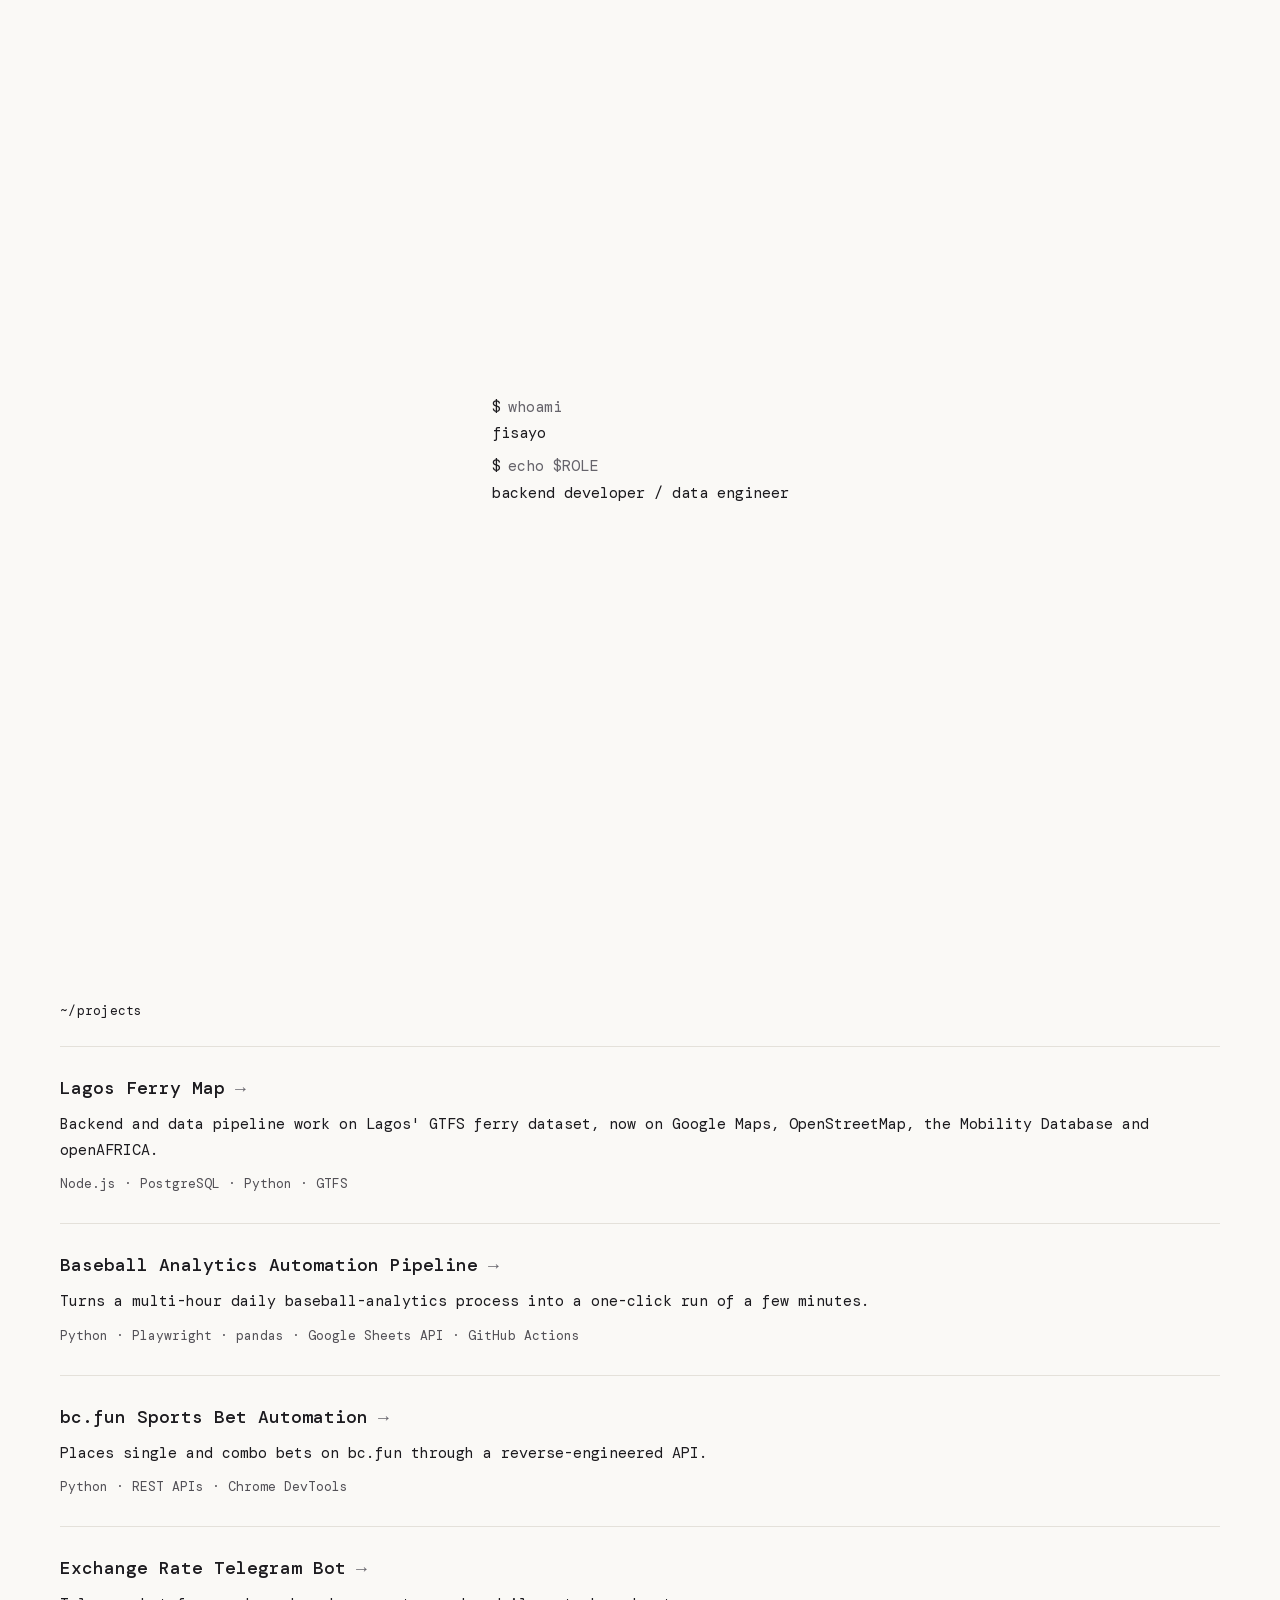
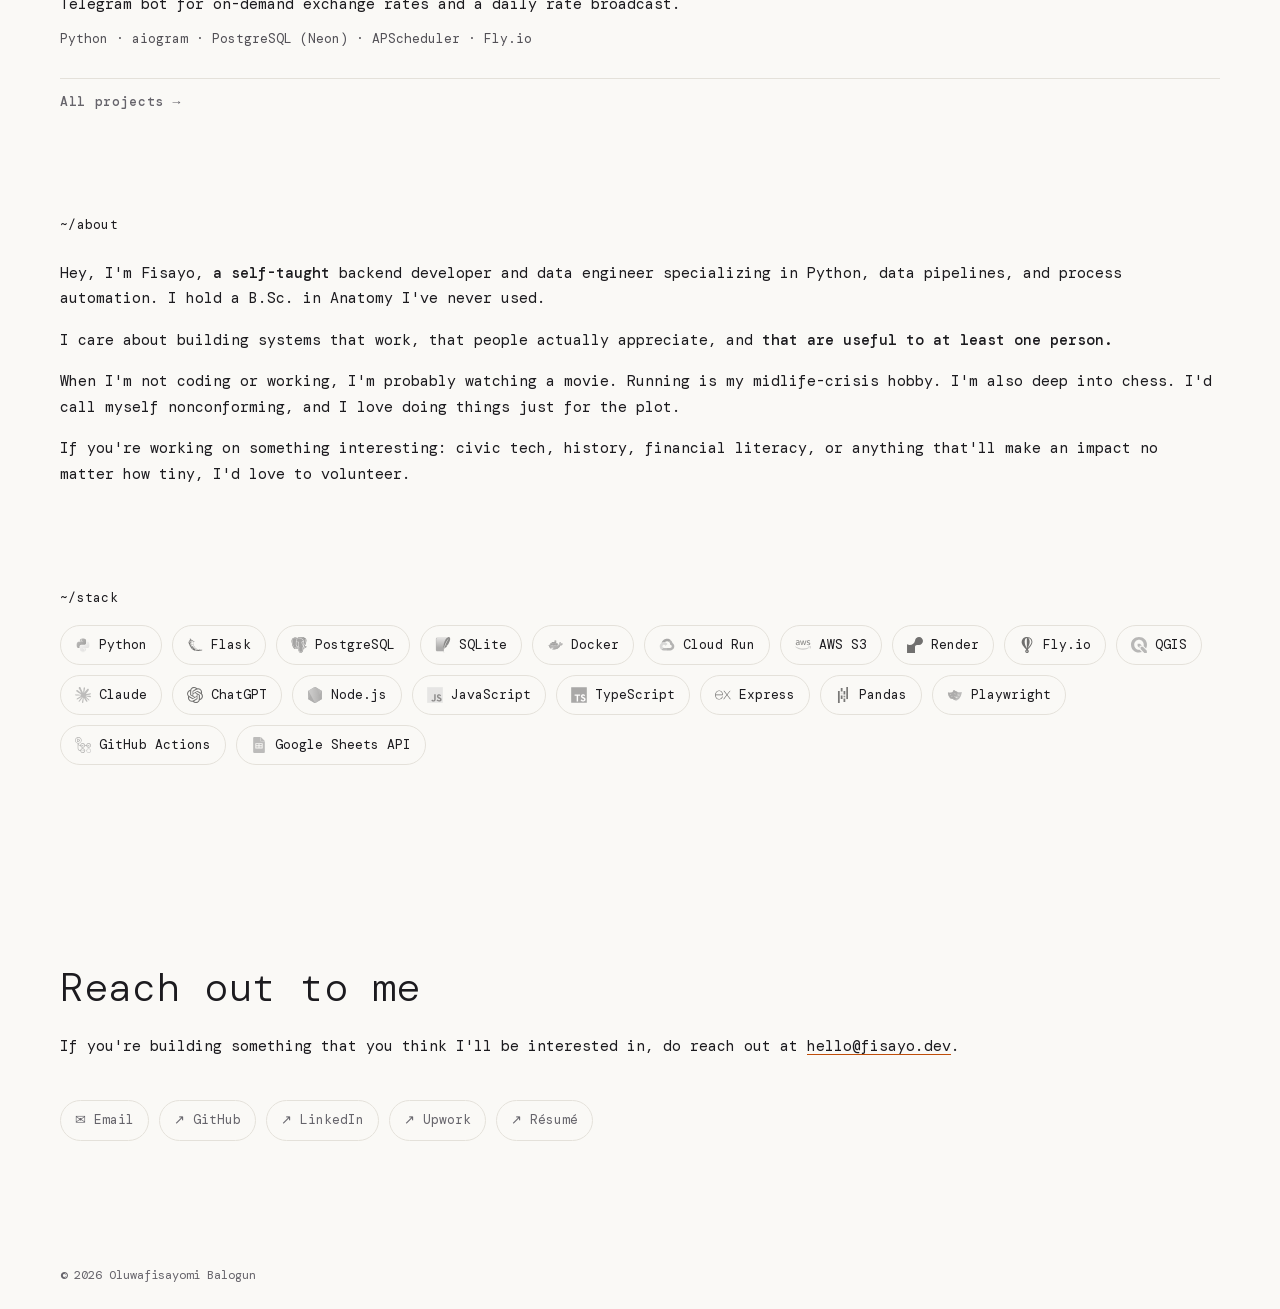
<file: index.html>
<!doctype html>
<html lang="en">
  <head>
    <meta charset="UTF-8" />
    <meta name="viewport" content="width=device-width, initial-scale=1.0" />
    <title>Oluwafisayomi Balogun · Backend Developer & Data Engineer</title>
    <meta
      name="description"
      content="Oluwafisayomi Balogun, self-taught backend developer and data engineer based in Nigeria. Python, data pipelines, APIs."
    />
    <meta property="og:type" content="website" />
    <meta property="og:site_name" content="Oluwafisayomi Balogun" />
    <meta property="og:title" content="Oluwafisayomi Balogun · Backend Developer & Data Engineer" />
    <meta
      property="og:description"
      content="Self-taught backend developer and data engineer based in Nigeria. Python, data pipelines, APIs."
    />
    <meta property="og:url" content="https://fisayo.dev/" />
    <meta property="og:image" content="https://fisayo.dev/og-image.png" />
    <meta property="og:image:width" content="1200" />
    <meta property="og:image:height" content="630" />
    <meta
      property="og:image:alt"
      content="Oluwafisayomi Balogun's portfolio homepage: Backend &amp; data engineer."
    />
    <meta name="twitter:card" content="summary_large_image" />
    <meta name="twitter:image" content="https://fisayo.dev/og-image.png" />
    <meta name="twitter:title" content="Oluwafisayomi Balogun · Backend Developer & Data Engineer" />
    <meta
      name="twitter:description"
      content="Self-taught backend developer and data engineer based in Nigeria. Python, data pipelines, APIs."
    />
    <link rel="icon" type="image/x-icon" href="favicon.ico" />
    <!-- =============================================
      FONT
      DM Mono → the one typeface used across the whole site.
      Self-hosted (fonts/, @font-face in styles.css) rather than
      loaded from Google Fonts: that stylesheet blocked first paint
      on two extra connections, which on mobile data meant seconds
      of the previous page staying on screen after a tap.
      Preloading the regular weight lets it arrive with the CSS.
    ============================================= -->
    <link rel="preload" href="/fonts/dm-mono-400.woff2" as="font" type="font/woff2" crossorigin />

    <!-- All styles live in css/styles.css -->
    <link rel="stylesheet" href="css/styles.css" />

    <!-- Fetch /projects/ in the background so tapping through is instant -->
    <link rel="prefetch" href="/projects/" />

    <!-- Set the theme before first paint, so there's no flash of the
         wrong theme while js/main.js (loaded at end of body) runs. -->
    <script>
      (function () {
        document.documentElement.classList.add("js");
        var saved = localStorage.getItem("theme");
        var prefersDark = window.matchMedia(
          "(prefers-color-scheme: dark)",
        ).matches;
        document.documentElement.dataset.theme =
          saved || (prefersDark ? "dark" : "light");
      })();
    </script>
  </head>

  <body>
    <!-- =============================================
      PRELOADER
      Full-screen overlay shown on every load/refresh. Faded out
      and removed by js/main.js once the page has finished loading.
    ============================================= -->
    <div class="preloader" id="preloader">
      <div class="preloader-terminal">
        <div class="preloader-prompt">
          <span class="preloader-prompt-symbol">$</span
          ><span class="preloader-command">whoami</span>
        </div>
        <div class="preloader-output preloader-output-name">fisayo</div>
        <div class="preloader-prompt preloader-prompt-2">
          <span class="preloader-prompt-symbol">$</span
          ><span class="preloader-command preloader-command-2">echo $ROLE</span>
        </div>
        <div class="preloader-output preloader-output-title">
          backend developer / data engineer
        </div>
      </div>
    </div>

    <!-- =============================================
      NAVIGATION
      Fixed top bar. Logo left, links right.
      - Desktop: links visible, hamburger hidden
      - Mobile: links hidden, hamburger shown
      JS adds .scrolled on scroll → frosted glass
      JS adds .nav-open on hamburger click → mobile menu
    ============================================= -->
    <nav id="nav">
      <a class="nav-logo" href="/">~/fisayo</a>

      <!-- Desktop nav links (hidden on mobile via CSS) -->
      <div class="nav-links">
        <a href="/projects/">/Projects</a>
        <a href="#about">/About</a>
        <a href="#contact">/Contact</a>
        <a
          href="https://docs.google.com/document/d/1QqSWtludBeXAiuuygdmcABMainnRWDTpi7isFsTmQqs/view"
          target="_blank" rel="noopener"
          >/Résumé</a
        >
        <button class="theme-toggle" aria-label="Toggle theme" type="button">
          <svg
            class="icon-sun"
            viewBox="0 0 24 24"
            fill="none"
            stroke="currentColor"
            stroke-width="2"
            stroke-linecap="round"
          >
            <circle cx="12" cy="12" r="4" />
            <path
              d="M12 2v2M12 20v2M4.93 4.93l1.41 1.41M17.66 17.66l1.41 1.41M2 12h2M20 12h2M4.93 19.07l1.41-1.41M17.66 6.34l1.41-1.41"
            />
          </svg>
          <svg
            class="icon-moon"
            viewBox="0 0 24 24"
            fill="none"
            stroke="currentColor"
            stroke-width="2"
            stroke-linecap="round"
            stroke-linejoin="round"
          >
            <path d="M21 12.79A9 9 0 1 1 11.21 3 7 7 0 0 0 21 12.79z" />
          </svg>
          <span class="theme-toggle-label">Theme</span>
        </button>
      </div>

      <!-- Hamburger button (only visible on mobile via CSS) -->
      <button class="hamburger" id="hamburger" aria-label="Toggle menu" aria-expanded="false" aria-controls="mobileMenu">
        <span></span>
        <span></span>
        <span></span>
      </button>
    </nav>

    <!-- Mobile menu panel — toggled by hamburger button via JS -->
    <div class="mobile-menu" id="mobileMenu">
      <a href="/projects/">/Projects</a>
      <a href="#about">/About</a>
      <a href="#contact">/Contact</a>
      <a
        href="https://docs.google.com/document/d/1QqSWtludBeXAiuuygdmcABMainnRWDTpi7isFsTmQqs/view"
        target="_blank" rel="noopener"
        >/Résumé</a
      >
      <button class="theme-toggle" aria-label="Toggle theme" type="button">
        <svg
          class="icon-sun"
          viewBox="0 0 24 24"
          fill="none"
          stroke="currentColor"
          stroke-width="2"
          stroke-linecap="round"
        >
          <circle cx="12" cy="12" r="4" />
          <path
            d="M12 2v2M12 20v2M4.93 4.93l1.41 1.41M17.66 17.66l1.41 1.41M2 12h2M20 12h2M4.93 19.07l1.41-1.41M17.66 6.34l1.41-1.41"
          />
        </svg>
        <svg
          class="icon-moon"
          viewBox="0 0 24 24"
          fill="none"
          stroke="currentColor"
          stroke-width="2"
          stroke-linecap="round"
          stroke-linejoin="round"
        >
          <path d="M21 12.79A9 9 0 1 1 11.21 3 7 7 0 0 0 21 12.79z" />
        </svg>
        <span class="theme-toggle-label">Theme</span>
      </button>
    </div>

    <!-- =============================================
      HERO SECTION
      First thing visitors see. Full viewport height.
    ============================================= -->
    <section class="hero">
      <!-- Main headline -->
      <h1>Backend &amp; data engineer.</h1>

      <!-- Sub-paragraph. <strong> inside = emphasised words. -->
      <p class="hero-sub">
        I'm <strong>Fisayo</strong>, a self-taught <strong>Python backend developer and data engineer</strong>
        with <strong>3+ years</strong> of experience building production data
        pipelines and the APIs around them. Based in
        <strong>Nigeria (<span id="lagos-time" hidden
          >currently <time class="lagos-clock"></time> </span
        >WAT)</strong>, open to remote work.
      </p>

      <div class="hero-cta">
        <a href="/projects/" class="btn btn-ghost">See my projects</a>
        <a href="#contact" class="btn btn-ghost">Contact me</a>
      </div>

      <!-- Scroll cue: bouncing chevron, hidden on mobile -->
      <div class="scroll-cue" aria-hidden="true">
        <svg width="26" height="15" viewBox="0 0 26 15" fill="none">
          <path
            d="M1 1L13 13L25 1"
            stroke="currentColor"
            stroke-width="2.5"
            stroke-linecap="round"
            stroke-linejoin="round"
          />
        </svg>
      </div>
    </section>

    <!-- =============================================
      PROJECTS SECTION (homepage teaser)
      Row-list of the top 4 most complex/useful projects.
      Full catalog of all 7 lives on projects/index.html.
      Each row is an <a> tag — whole row is clickable.
      TO ADD A PROJECT: duplicate a .project-row block, and also
      add it to projects/index.html so it appears in the full catalog.
    ============================================= -->
    <section id="projects">
      <div class="section-label reveal">~/projects</div>

      <div class="project-list">
        <a
          href="/projects/lagos-ferry-map/"
          class="project-row project-row--page reveal"
        >
          <div class="project-row-main">
            <div class="project-row-title">
              Lagos Ferry Map
            </div>
            <div class="project-row-desc">
              Backend and data pipeline work on Lagos' GTFS ferry
              dataset, now on Google Maps, OpenStreetMap, the Mobility
              Database and openAFRICA.
            </div>
            <div class="project-row-stack">
              Node.js · PostgreSQL · Python · GTFS
            </div>
          </div>
        </a>

        <a
          href="/projects/baseball-analytics-pipeline/"
          class="project-row project-row--page reveal"
        >
          <div class="project-row-main">
            <div class="project-row-title">
              Baseball Analytics Automation Pipeline
            </div>
            <div class="project-row-desc">
              Turns a multi-hour daily baseball-analytics process into a
              one-click run of a few minutes.
            </div>
            <div class="project-row-stack">
              Python · Playwright · pandas · Google Sheets API · GitHub Actions
            </div>
          </div>
        </a>

        <a
          href="/projects/bc-fun-bet-automation/"
          class="project-row project-row--page reveal"
        >
          <div class="project-row-main">
            <div class="project-row-title">bc.fun Sports Bet Automation</div>
            <div class="project-row-desc">
              Places single and combo bets on bc.fun through a
              reverse-engineered API.
            </div>
            <div class="project-row-stack">
              Python · REST APIs · Chrome DevTools
            </div>
          </div>
        </a>

        <a
          href="/projects/exchange-rate-telegram-bot/"
          class="project-row project-row--page reveal"
        >
          <div class="project-row-main">
            <div class="project-row-title">Exchange Rate Telegram Bot</div>
            <div class="project-row-desc">
              Telegram bot for on-demand exchange rates and a daily rate
              broadcast.
            </div>
            <div class="project-row-stack">
              Python · aiogram · PostgreSQL (Neon) · APScheduler · Fly.io
            </div>
          </div>
        </a>

      </div>

      <a href="/projects/" class="projects-more">All projects →</a>
    </section>

    <!-- =============================================
      ABOUT SECTION
      Two-column grid: bio text (left) | tech stack (right).
      Collapses to one column on mobile.

      TO ADD A SKILL: duplicate a .stack-item block.
    ============================================= -->
    <section id="about">
      <div class="section-label reveal">~/about</div>

      <!-- Bio text -->
      <div class="about-text reveal">
        <p>
          Hey, I'm Fisayo, <strong>a self-taught</strong> backend developer and data engineer
          specializing in Python, data pipelines, and process automation. I
          hold a B.Sc. in Anatomy I've never used.
        </p>
        <p>
          I care about building systems that
          work, that people actually appreciate, and <strong
            > that are useful to at least one person.</strong
          >
        </p>
        <p>
          When I'm not coding or working, I'm probably watching a movie.
          Running is my midlife-crisis hobby. I'm also deep into chess<span
            id="chess-live"
            >, and my current rating, pulled live from the chess.com API, is
            <a
              id="chess-elo"
              class="chess-elo"
              href="https://www.chess.com/member/fisayo1123"
              target="_blank"
              rel="noopener noreferrer"
              >…</a
            ></span
          >. I'd call myself nonconforming, and I love doing things just for
          the plot.
        </p>
        <p>
          If you're working on something interesting: civic tech, history,
          financial literacy, or anything that'll make an impact no matter how
          tiny, I'd love to volunteer.
        </p>
      </div>

      <!-- Tech stack subgroup: its own label, full-width wrapped tags.
           Icon greys out until hovered, no dots/colour-coding —
           one accent for everything. -->
      <div class="stack-subsection reveal">
        <div class="section-label stack-subsection-label">~/stack</div>
        <div class="tool-list">
          <span class="tool-tag"
            ><img
              width="16" height="16" class="tool-icon"
              src="icons/python-original.svg"
              alt=""
            />Python</span
          >
          <span class="tool-tag"
            ><img
              width="16" height="16" class="tool-icon icon-dark"
              src="icons/flask-original.svg"
              alt=""
            />Flask</span
          >
          <span class="tool-tag"
            ><img
              width="16" height="16" class="tool-icon"
              src="icons/postgresql-original.svg"
              alt=""
            />PostgreSQL</span
          >
          <span class="tool-tag"
            ><img
              width="16" height="16" class="tool-icon"
              src="icons/sqlite-original.svg"
              alt=""
            />SQLite</span
          >
          <span class="tool-tag"
            ><img
              width="16" height="16" class="tool-icon"
              src="icons/docker-original.svg"
              alt=""
            />Docker</span
          >
          <span class="tool-tag"
            ><img
              width="16" height="16" class="tool-icon"
              src="icons/googlecloud-original.svg"
              alt=""
            />Cloud Run</span
          >
          <span class="tool-tag"
            ><img
              width="16" height="16" class="tool-icon icon-dark"
              src="icons/amazonwebservices-original-wordmark.svg"
              alt=""
            />AWS S3</span
          >
          <span class="tool-tag"
            ><img
              width="16" height="16" class="tool-icon icon-mono"
              src="icons/render.svg"
              alt=""
            />Render</span
          >
          <span class="tool-tag"
            ><img
              width="16" height="16" class="tool-icon icon-mono"
              src="icons/flydotio.svg"
              alt=""
            />Fly.io</span
          >
          <span class="tool-tag"
            ><img
              width="16" height="16" class="tool-icon"
              src="icons/qgis.svg"
              alt=""
            />QGIS</span
          >
          <span class="tool-tag"
            ><img
              width="16" height="16" class="tool-icon"
              src="icons/claude.svg"
              alt=""
            />Claude</span
          >
          <span class="tool-tag"
            ><img
              width="16" height="16" class="tool-icon icon-dark"
              src="icons/openai.svg"
              alt=""
            />ChatGPT</span
          >
          <span class="tool-tag"
            ><img
              width="16" height="16" class="tool-icon"
              src="icons/nodejs-original.svg"
              alt=""
            />Node.js</span
          >
          <span class="tool-tag"
            ><img
              width="16" height="16" class="tool-icon"
              src="icons/javascript-original.svg"
              alt=""
            />JavaScript</span
          >
          <span class="tool-tag"
            ><img
              width="16" height="16" class="tool-icon"
              src="icons/typescript-original.svg"
              alt=""
            />TypeScript</span
          >
          <span class="tool-tag"
            ><img
              width="16" height="16" class="tool-icon icon-dark"
              src="icons/express-original.svg"
              alt=""
            />Express</span
          >
          <span class="tool-tag"
            ><img
              width="16" height="16" class="tool-icon icon-dark"
              src="icons/pandas-original.svg"
              alt=""
            />Pandas</span
          >
          <span class="tool-tag"
            ><img
              width="16" height="16" class="tool-icon"
              src="icons/playwright-original.svg"
              alt=""
            />Playwright</span
          >
          <span class="tool-tag"
            ><img
              width="16" height="16" class="tool-icon"
              src="icons/githubactions-original.svg"
              alt=""
            />GitHub Actions</span
          >
          <span class="tool-tag"
            ><img
              width="16" height="16" class="tool-icon"
              src="icons/googlesheets.svg"
              alt=""
            />Google Sheets API</span
          >
        </div>
      </div>

      <!-- GitHub contribution graph — cells are built by js/main.js
           from live data. The whole block is removed if the fetch fails. -->
      <div class="github-subsection reveal" id="github-graph">
        <div class="section-label stack-subsection-label">~/github</div>
        <div class="gh-scroll">
          <div class="gh-graph">
            <div class="gh-months" aria-hidden="true"></div>
            <div class="gh-cells" role="img" aria-label="GitHub contributions over the last year"></div>
          </div>
        </div>
        <div class="gh-footer">
          <a
            class="gh-total"
            href="https://github.com/oluwafisayomi-balogun"
            target="_blank"
            rel="noopener noreferrer"
            >…</a
          >
          <div class="gh-legend" aria-hidden="true">
            Less
            <span class="gh-cell" data-level="0"></span>
            <span class="gh-cell" data-level="1"></span>
            <span class="gh-cell" data-level="2"></span>
            <span class="gh-cell" data-level="3"></span>
            <span class="gh-cell" data-level="4"></span>
            More
          </div>
        </div>
      </div>
    </section>

    <!-- =============================================
      CONTACT SECTION
      Edit: heading, description, and link hrefs/labels.
    ============================================= -->
    <section id="contact">
      <div class="reveal">
        <div class="contact-heading">Reach out to me</div>
        <p class="contact-desc">
          If you're building something that you think I'll be interested in, do
          reach out at <a href="mailto:hello@fisayo.dev" class="contact-email">hello@fisayo.dev</a>.
        </p>
        <div class="contact-links">
          <a href="mailto:hello@fisayo.dev" class="contact-link"
            >✉ Email</a
          >
          <a
            href="https://github.com/oluwafisayomi-balogun"
            target="_blank"
            class="contact-link"
            >↗ GitHub</a
          >
          <a
            href="https://www.linkedin.com/in/oluwafisayomi-balogun/"
            target="_blank"
            class="contact-link"
            >↗ LinkedIn</a
          >
          <a
            href="https://www.upwork.com/freelancers/oluwafisayomib"
            target="_blank"
            class="contact-link"
            >↗ Upwork</a
          >
          <a
            href="https://docs.google.com/document/d/1QqSWtludBeXAiuuygdmcABMainnRWDTpi7isFsTmQqs/view"
            target="_blank" rel="noopener"
            class="contact-link"
            >↗ Résumé</a
          >
        </div>
      </div>
    </section>

    <!-- =============================================
      FOOTER
      Edit: name, year, tagline.
    ============================================= -->
    <footer>
      <span>© <span class="footer-year">2026</span> Oluwafisayomi Balogun</span>
    </footer>

    <!-- Script at end of <body> so all HTML elements
         exist before JS tries to query them. -->
    <script src="js/main.js"></script>
  </body>
</html>
</file>
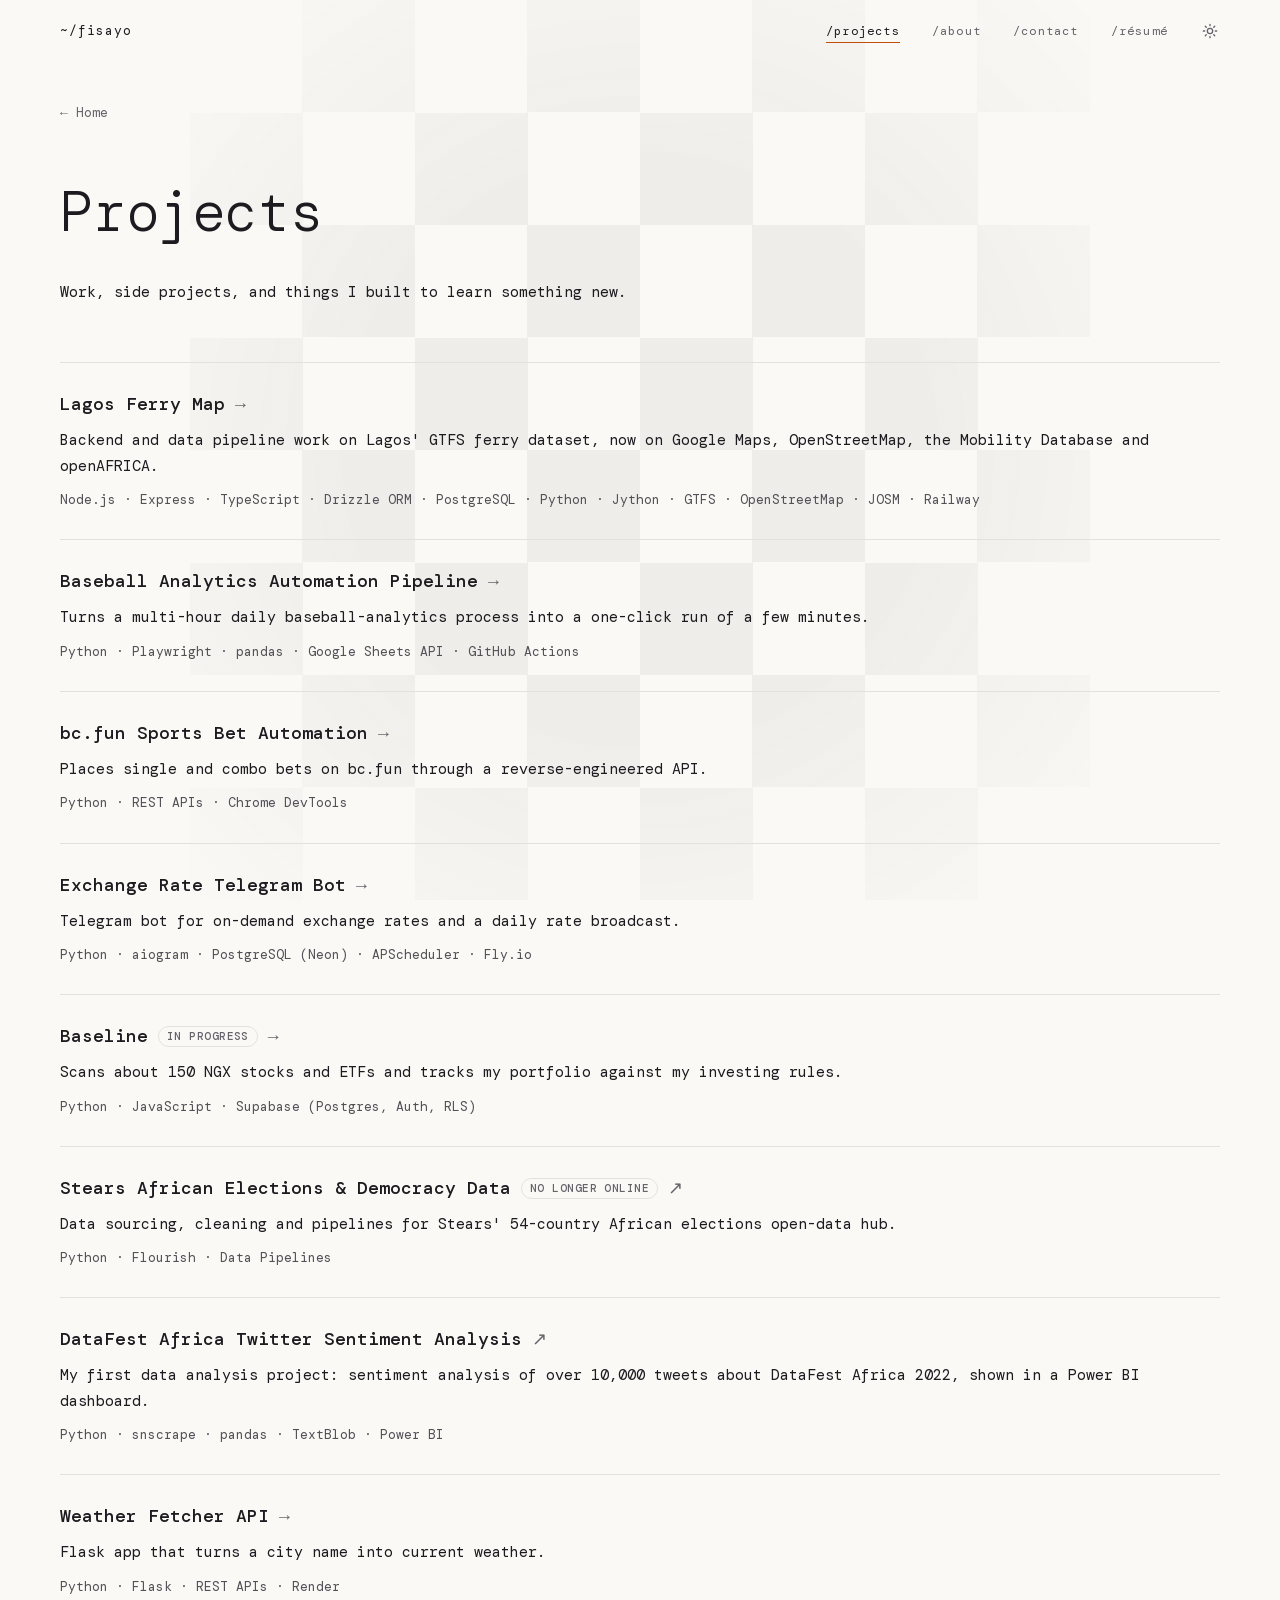
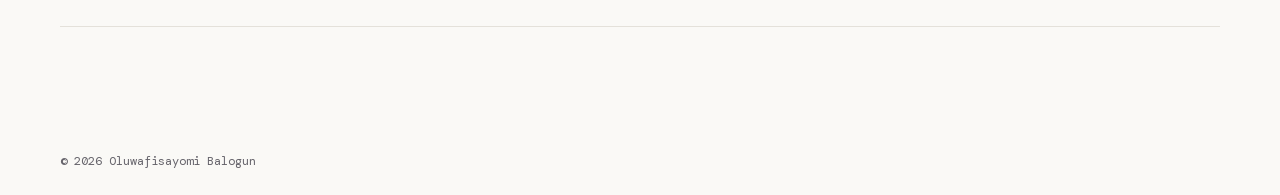
<file: projects/index.html>
<!doctype html>
<html lang="en">
  <head>
    <meta charset="UTF-8" />
    <meta name="viewport" content="width=device-width, initial-scale=1.0" />
    <title>Projects · Oluwafisayomi Balogun</title>
    <meta name="description" content="All projects by Oluwafisayomi Balogun, self-taught backend developer and data engineer based in Nigeria. Python, data pipelines, APIs." />
    <meta property="og:type" content="website" />
    <meta property="og:site_name" content="Oluwafisayomi Balogun" />
    <meta property="og:title" content="Projects · Oluwafisayomi Balogun" />
    <meta
      property="og:description"
      content="All projects by Oluwafisayomi Balogun, self-taught backend developer and data engineer based in Nigeria. Python, data pipelines, APIs."
    />
    <meta property="og:url" content="https://fisayo.dev/projects" />
    <meta property="og:image" content="https://fisayo.dev/og-image.png" />
    <meta property="og:image:width" content="1200" />
    <meta property="og:image:height" content="630" />
    <meta
      property="og:image:alt"
      content="Oluwafisayomi Balogun's portfolio homepage: Backend &amp; data engineer."
    />
    <meta name="twitter:card" content="summary_large_image" />
    <meta name="twitter:image" content="https://fisayo.dev/og-image.png" />
    <meta name="twitter:title" content="Projects · Oluwafisayomi Balogun" />
    <meta
      name="twitter:description"
      content="All projects by Oluwafisayomi Balogun, self-taught backend developer and data engineer based in Nigeria. Python, data pipelines, APIs."
    />
    <link rel="icon" type="image/x-icon" href="/favicon.ico" />
    <!-- =============================================
      FONT
      DM Mono → the one typeface used across the whole site.
      Self-hosted (fonts/, @font-face in styles.css) rather than
      loaded from Google Fonts: that stylesheet blocked first paint
      on two extra connections, which on mobile data meant seconds
      of the previous page staying on screen after a tap.
      Preloading the regular weight lets it arrive with the CSS.
    ============================================= -->
    <link rel="preload" href="/fonts/dm-mono-400.woff2" as="font" type="font/woff2" crossorigin />

    <!-- All styles live in css/styles.css -->
    <link rel="stylesheet" href="/css/styles.css" />

    <!-- Set the theme before first paint, so there's no flash of the
         wrong theme while js/main.js (loaded at end of body) runs. -->
    <script>
      (function () {
        document.documentElement.classList.add('js');
        var saved = localStorage.getItem('theme');
        var prefersDark = window.matchMedia('(prefers-color-scheme: dark)').matches;
        document.documentElement.dataset.theme = saved || (prefersDark ? 'dark' : 'light');
      })();
    </script>
  </head>

  <body>

    <!-- =============================================
      NAVIGATION
      Same markup as index.html, with root-relative anchors (/#about).
    ============================================= -->
    <nav id="nav">
      <a class="nav-logo" href="/">~/fisayo</a>

      <!-- Desktop nav links (hidden on mobile via CSS) -->
      <div class="nav-links">
        <a href="/projects/" aria-current="page">/Projects</a>
        <a href="/#about">/About</a>
        <a href="/#contact">/Contact</a>
        <a href="https://docs.google.com/document/d/1QqSWtludBeXAiuuygdmcABMainnRWDTpi7isFsTmQqs/view" target="_blank" rel="noopener">/Résumé</a>
        <button class="theme-toggle" aria-label="Toggle theme" type="button">
          <svg class="icon-sun" viewBox="0 0 24 24" fill="none" stroke="currentColor" stroke-width="2" stroke-linecap="round"><circle cx="12" cy="12" r="4"/><path d="M12 2v2M12 20v2M4.93 4.93l1.41 1.41M17.66 17.66l1.41 1.41M2 12h2M20 12h2M4.93 19.07l1.41-1.41M17.66 6.34l1.41-1.41"/></svg>
          <svg class="icon-moon" viewBox="0 0 24 24" fill="none" stroke="currentColor" stroke-width="2" stroke-linecap="round" stroke-linejoin="round"><path d="M21 12.79A9 9 0 1 1 11.21 3 7 7 0 0 0 21 12.79z"/></svg>
          <span class="theme-toggle-label">Theme</span>
        </button>
      </div>

      <!-- Hamburger button (only visible on mobile via CSS) -->
      <button class="hamburger" id="hamburger" aria-label="Toggle menu" aria-expanded="false" aria-controls="mobileMenu">
        <span></span>
        <span></span>
        <span></span>
      </button>
    </nav>

      <!-- Mobile menu panel — toggled by hamburger button via JS -->
    <div class="mobile-menu" id="mobileMenu">
      <a href="/projects/" aria-current="page">/Projects</a>
      <a href="/#about">/About</a>
      <a href="/#contact">/Contact</a>
      <a href="https://docs.google.com/document/d/1QqSWtludBeXAiuuygdmcABMainnRWDTpi7isFsTmQqs/view" target="_blank" rel="noopener">/Résumé</a>
      <button class="theme-toggle" aria-label="Toggle theme" type="button">
        <svg class="icon-sun" viewBox="0 0 24 24" fill="none" stroke="currentColor" stroke-width="2" stroke-linecap="round"><circle cx="12" cy="12" r="4"/><path d="M12 2v2M12 20v2M4.93 4.93l1.41 1.41M17.66 17.66l1.41 1.41M2 12h2M20 12h2M4.93 19.07l1.41-1.41M17.66 6.34l1.41-1.41"/></svg>
        <svg class="icon-moon" viewBox="0 0 24 24" fill="none" stroke="currentColor" stroke-width="2" stroke-linecap="round" stroke-linejoin="round"><path d="M21 12.79A9 9 0 1 1 11.21 3 7 7 0 0 0 21 12.79z"/></svg>
        <span class="theme-toggle-label">Theme</span>
      </button>
    </div>

    <!-- =============================================
      PAGE HEADER
      Back-link to home + page title + short intro.
    ============================================= -->
    <section>
      <a href="/" class="page-back reveal">← Home</a>
      <h1 class="page-heading reveal">Projects</h1>
      <p class="page-sub reveal">
        Work, side projects, and things I built to learn something new.
      </p>

      <!-- =============================================
        FULL PROJECT LIST. The first 4 rows must match the
        homepage's featured teaser in index.html, same order.
        TO ADD A PROJECT: duplicate a .project-row block.
      ============================================= -->
      <div class="project-list">

        <!-- ============ LIVE PROJECTS (real links) — hardest to easiest ============ -->

        <a href="/projects/lagos-ferry-map/" class="project-row project-row--page reveal">
          <div class="project-row-main">
            <div class="project-row-title">Lagos Ferry Map</div>
            <div class="project-row-desc">
              Backend and data pipeline work on Lagos' GTFS ferry
              dataset, now on Google Maps, OpenStreetMap, the Mobility
              Database and openAFRICA.
            </div>
            <div class="project-row-stack">Node.js · Express · TypeScript · Drizzle ORM · PostgreSQL · Python · Jython · GTFS · OpenStreetMap · JOSM · Railway</div>
          </div>
        </a>

        <a href="/projects/baseball-analytics-pipeline/" class="project-row project-row--page reveal">
          <div class="project-row-main">
            <div class="project-row-title">Baseball Analytics Automation Pipeline</div>
            <div class="project-row-desc">
              Turns a multi-hour daily baseball-analytics process into a
              one-click run of a few minutes.
            </div>
            <div class="project-row-stack">Python · Playwright · pandas · Google Sheets API · GitHub Actions</div>
          </div>
        </a>

        <a href="/projects/bc-fun-bet-automation/" class="project-row project-row--page reveal">
          <div class="project-row-main">
            <div class="project-row-title">bc.fun Sports Bet Automation</div>
            <div class="project-row-desc">
              Places single and combo bets on bc.fun through a
              reverse-engineered API.
            </div>
            <div class="project-row-stack">Python · REST APIs · Chrome DevTools</div>
          </div>
        </a>

        <a href="/projects/exchange-rate-telegram-bot/" class="project-row project-row--page reveal">
          <div class="project-row-main">
            <div class="project-row-title">Exchange Rate Telegram Bot</div>
            <div class="project-row-desc">
              Telegram bot for on-demand exchange rates and a daily rate
              broadcast.
            </div>
            <div class="project-row-stack">Python · aiogram · PostgreSQL (Neon) · APScheduler · Fly.io</div>
          </div>
        </a>

        <a href="/projects/baseline/" class="project-row project-row--page reveal">
          <div class="project-row-main">
            <div class="project-row-title">Baseline <span class="project-tag">In progress</span></div>
            <div class="project-row-desc">
              Scans about 150 NGX stocks and ETFs and tracks my portfolio
              against my investing rules.
            </div>
            <div class="project-row-stack">Python · JavaScript · Supabase (Postgres, Auth, RLS)</div>
          </div>
        </a>

        <a href="https://web.archive.org/web/20260817062132/https://www.stears.co/elections/upcoming-african-elections/" target="_blank" rel="noopener" class="project-row reveal">
          <div class="project-row-main">
            <div class="project-row-title">Stears African Elections &amp; Democracy Data <span class="project-tag">No longer online</span></div>
            <div class="project-row-desc">
              Data sourcing, cleaning and pipelines for Stears' 54-country
              African elections open-data hub.
            </div>
            <div class="project-row-stack">Python · Flourish · Data Pipelines</div>
          </div>
        </a>

        <a href="https://oluwafisayomibalogun.medium.com/analysis-of-datafest-africa-c40ef8e7aad5" target="_blank" rel="noopener" class="project-row reveal">
          <div class="project-row-main">
            <div class="project-row-title">DataFest Africa Twitter Sentiment Analysis</div>
            <div class="project-row-desc">
              My first data analysis project: sentiment analysis of over
              10,000 tweets about DataFest Africa 2022, shown in a Power BI
              dashboard.
            </div>
            <div class="project-row-stack">Python · snscrape · pandas · TextBlob · Power BI</div>
          </div>
        </a>

        <a href="/projects/weather-fetcher-api/" class="project-row project-row--page reveal">
          <div class="project-row-main">
            <div class="project-row-title">Weather Fetcher API</div>
            <div class="project-row-desc">
              Flask app that turns a city name into current weather.
            </div>
            <div class="project-row-stack">Python · Flask · REST APIs · Render</div>
          </div>
        </a>

      </div>
    </section>

    <!-- =============================================
      FOOTER
      Edit: name, year, tagline.
    ============================================= -->
    <footer>
      <span>© <span class="footer-year">2026</span> Oluwafisayomi Balogun</span>
    </footer>

    <!-- Script at end of <body> so all HTML elements
         exist before JS tries to query them. -->
    <script src="/js/main.js"></script>

  </body>
</html>
</file>
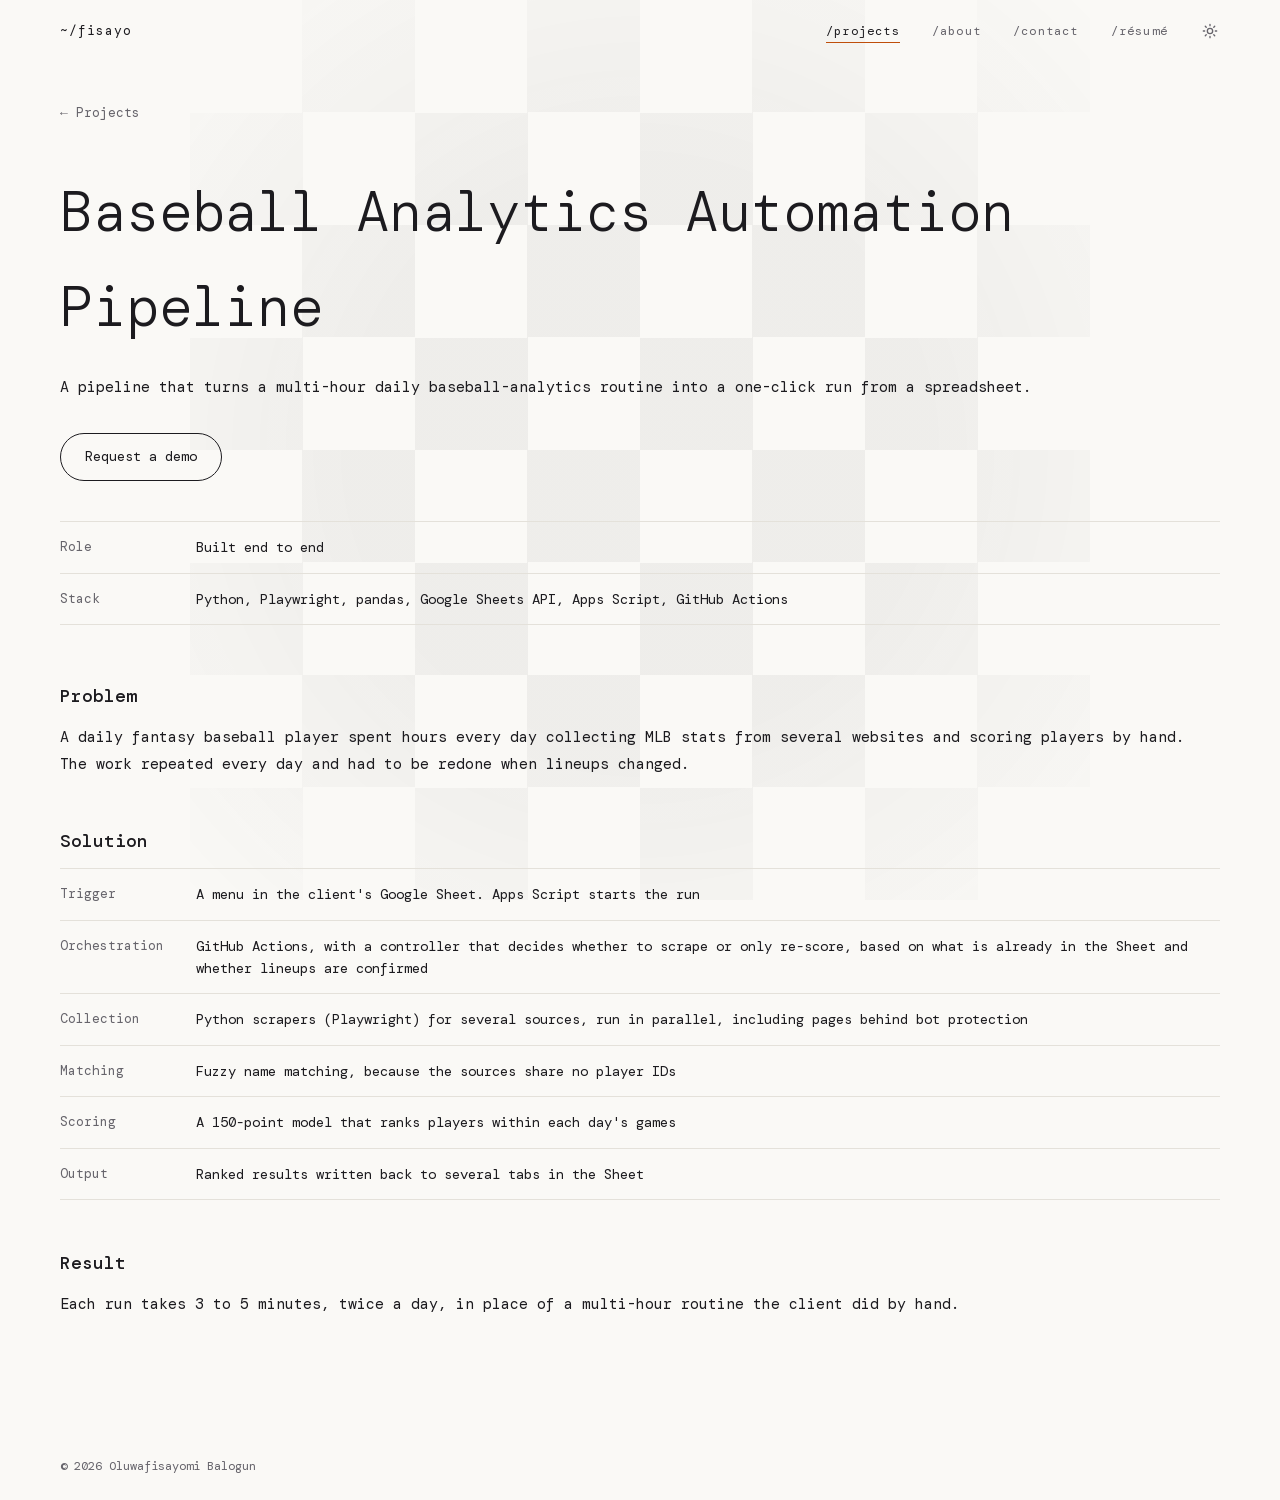
<file: projects/baseball-analytics-pipeline/index.html>
<!doctype html>
<html lang="en">
  <head>
    <meta charset="UTF-8" />
    <meta name="viewport" content="width=device-width, initial-scale=1.0" />
    <title>Baseball Analytics Automation Pipeline · Oluwafisayomi Balogun</title>
    <meta name="description" content="A pipeline that turns a multi-hour daily baseball-analytics routine into a one-click run from a spreadsheet." />
    <meta property="og:type" content="website" />
    <meta property="og:site_name" content="Oluwafisayomi Balogun" />
    <meta property="og:title" content="Baseball Analytics Automation Pipeline · Oluwafisayomi Balogun" />
    <meta property="og:description" content="A pipeline that turns a multi-hour daily baseball-analytics routine into a one-click run from a spreadsheet." />
    <meta property="og:url" content="https://fisayo.dev/projects/baseball-analytics-pipeline" />
    <meta property="og:image" content="https://fisayo.dev/og-image.png" />
    <meta property="og:image:width" content="1200" />
    <meta property="og:image:height" content="630" />
    <meta name="twitter:card" content="summary_large_image" />
    <meta name="twitter:image" content="https://fisayo.dev/og-image.png" />
    <meta name="twitter:title" content="Baseball Analytics Automation Pipeline · Oluwafisayomi Balogun" />
    <meta name="twitter:description" content="A pipeline that turns a multi-hour daily baseball-analytics routine into a one-click run from a spreadsheet." />
    <link rel="icon" type="image/x-icon" href="/favicon.ico" />
    <!-- =============================================
      FONT
      DM Mono → the one typeface used across the whole site.
      Self-hosted (fonts/, @font-face in styles.css) rather than
      loaded from Google Fonts: that stylesheet blocked first paint
      on two extra connections, which on mobile data meant seconds
      of the previous page staying on screen after a tap.
      Preloading the regular weight lets it arrive with the CSS.
    ============================================= -->
    <link rel="preload" href="/fonts/dm-mono-400.woff2" as="font" type="font/woff2" crossorigin />

    <!-- All styles live in css/styles.css -->
    <link rel="stylesheet" href="/css/styles.css" />

    <!-- Set the theme before first paint, so there's no flash of the
         wrong theme while js/main.js (loaded at end of body) runs. -->
    <script>
      (function () {
        document.documentElement.classList.add('js');
        var saved = localStorage.getItem('theme');
        var prefersDark = window.matchMedia('(prefers-color-scheme: dark)').matches;
        document.documentElement.dataset.theme = saved || (prefersDark ? 'dark' : 'light');
      })();
    </script>
  </head>

  <body>

    <!-- =============================================
      NAVIGATION
      Same markup as index.html, with root-relative anchors (/#about).
    ============================================= -->
    <nav id="nav">
      <a class="nav-logo" href="/">~/fisayo</a>

      <!-- Desktop nav links (hidden on mobile via CSS) -->
      <div class="nav-links">
        <a href="/projects/" aria-current="page">/Projects</a>
        <a href="/#about">/About</a>
        <a href="/#contact">/Contact</a>
        <a href="https://docs.google.com/document/d/1QqSWtludBeXAiuuygdmcABMainnRWDTpi7isFsTmQqs/view" target="_blank" rel="noopener">/Résumé</a>
        <button class="theme-toggle" aria-label="Toggle theme" type="button">
          <svg class="icon-sun" viewBox="0 0 24 24" fill="none" stroke="currentColor" stroke-width="2" stroke-linecap="round"><circle cx="12" cy="12" r="4"/><path d="M12 2v2M12 20v2M4.93 4.93l1.41 1.41M17.66 17.66l1.41 1.41M2 12h2M20 12h2M4.93 19.07l1.41-1.41M17.66 6.34l1.41-1.41"/></svg>
          <svg class="icon-moon" viewBox="0 0 24 24" fill="none" stroke="currentColor" stroke-width="2" stroke-linecap="round" stroke-linejoin="round"><path d="M21 12.79A9 9 0 1 1 11.21 3 7 7 0 0 0 21 12.79z"/></svg>
          <span class="theme-toggle-label">Theme</span>
        </button>
      </div>

      <!-- Hamburger button (only visible on mobile via CSS) -->
      <button class="hamburger" id="hamburger" aria-label="Toggle menu" aria-expanded="false" aria-controls="mobileMenu">
        <span></span>
        <span></span>
        <span></span>
      </button>
    </nav>

      <!-- Mobile menu panel — toggled by hamburger button via JS -->
    <div class="mobile-menu" id="mobileMenu">
      <a href="/projects/" aria-current="page">/Projects</a>
      <a href="/#about">/About</a>
      <a href="/#contact">/Contact</a>
      <a href="https://docs.google.com/document/d/1QqSWtludBeXAiuuygdmcABMainnRWDTpi7isFsTmQqs/view" target="_blank" rel="noopener">/Résumé</a>
      <button class="theme-toggle" aria-label="Toggle theme" type="button">
        <svg class="icon-sun" viewBox="0 0 24 24" fill="none" stroke="currentColor" stroke-width="2" stroke-linecap="round"><circle cx="12" cy="12" r="4"/><path d="M12 2v2M12 20v2M4.93 4.93l1.41 1.41M17.66 17.66l1.41 1.41M2 12h2M20 12h2M4.93 19.07l1.41-1.41M17.66 6.34l1.41-1.41"/></svg>
        <svg class="icon-moon" viewBox="0 0 24 24" fill="none" stroke="currentColor" stroke-width="2" stroke-linecap="round" stroke-linejoin="round"><path d="M21 12.79A9 9 0 1 1 11.21 3 7 7 0 0 0 21 12.79z"/></svg>
        <span class="theme-toggle-label">Theme</span>
      </button>
    </div>

    <!-- =============================================
      PROJECT DETAIL
      Generated from the same template as the other project pages.
    ============================================= -->
    <section class="detail">
      <a href="/projects/" class="page-back reveal">← Projects</a>
      <h1 class="page-heading reveal">Baseball Analytics Automation Pipeline</h1>
      <p class="page-sub reveal">A pipeline that turns a multi-hour daily baseball-analytics routine into a one-click run from a spreadsheet.</p>

      <div class="detail-actions reveal">
        <a href="mailto:hello@fisayo.dev?subject=Demo%20request%3A%20Baseball%20analytics%20pipeline" class="btn btn-ghost" data-tip="Opens your email app with a message already written. Nothing is sent until you press send." aria-label="Request a demo. Opens your email app with a message already written. Nothing is sent until you press send.">Request a demo</a>
      </div>

      <dl class="detail-facts reveal">
          <div><dt>Role</dt><dd>Built end to end</dd></div>
          <div><dt>Stack</dt><dd>Python, Playwright, pandas, Google Sheets API, Apps Script, GitHub Actions</dd></div>
      </dl>

      <div class="detail-body reveal">
          <h2>Problem</h2>
          <p>A daily fantasy baseball player spent hours every day collecting MLB stats from several websites and scoring players by hand. The work repeated every day and had to be redone when lineups changed.</p>

          <h2>Solution</h2>
          <dl class="detail-facts detail-stages">
            <div><dt>Trigger</dt><dd>A menu in the client's Google Sheet. Apps Script starts the run</dd></div>
            <div><dt>Orchestration</dt><dd>GitHub Actions, with a controller that decides whether to scrape or only re-score, based on what is already in the Sheet and whether lineups are confirmed</dd></div>
            <div><dt>Collection</dt><dd>Python scrapers (Playwright) for several sources, run in parallel, including pages behind bot protection</dd></div>
            <div><dt>Matching</dt><dd>Fuzzy name matching, because the sources share no player IDs</dd></div>
            <div><dt>Scoring</dt><dd>A 150-point model that ranks players within each day's games</dd></div>
            <div><dt>Output</dt><dd>Ranked results written back to several tabs in the Sheet</dd></div>
          </dl>

          <h2>Result</h2>
          <p>Each run takes 3 to 5 minutes, twice a day, in place of a multi-hour routine the client did by hand.</p>
      </div>
    </section>

    <!-- =============================================
      FOOTER
      Edit: name, year, tagline.
    ============================================= -->
    <footer>
      <span>© <span class="footer-year">2026</span> Oluwafisayomi Balogun</span>
    </footer>

    <!-- Script at end of <body> so all HTML elements
         exist before JS tries to query them. -->
    <script src="/js/main.js"></script>

  </body>
</html>
</file>
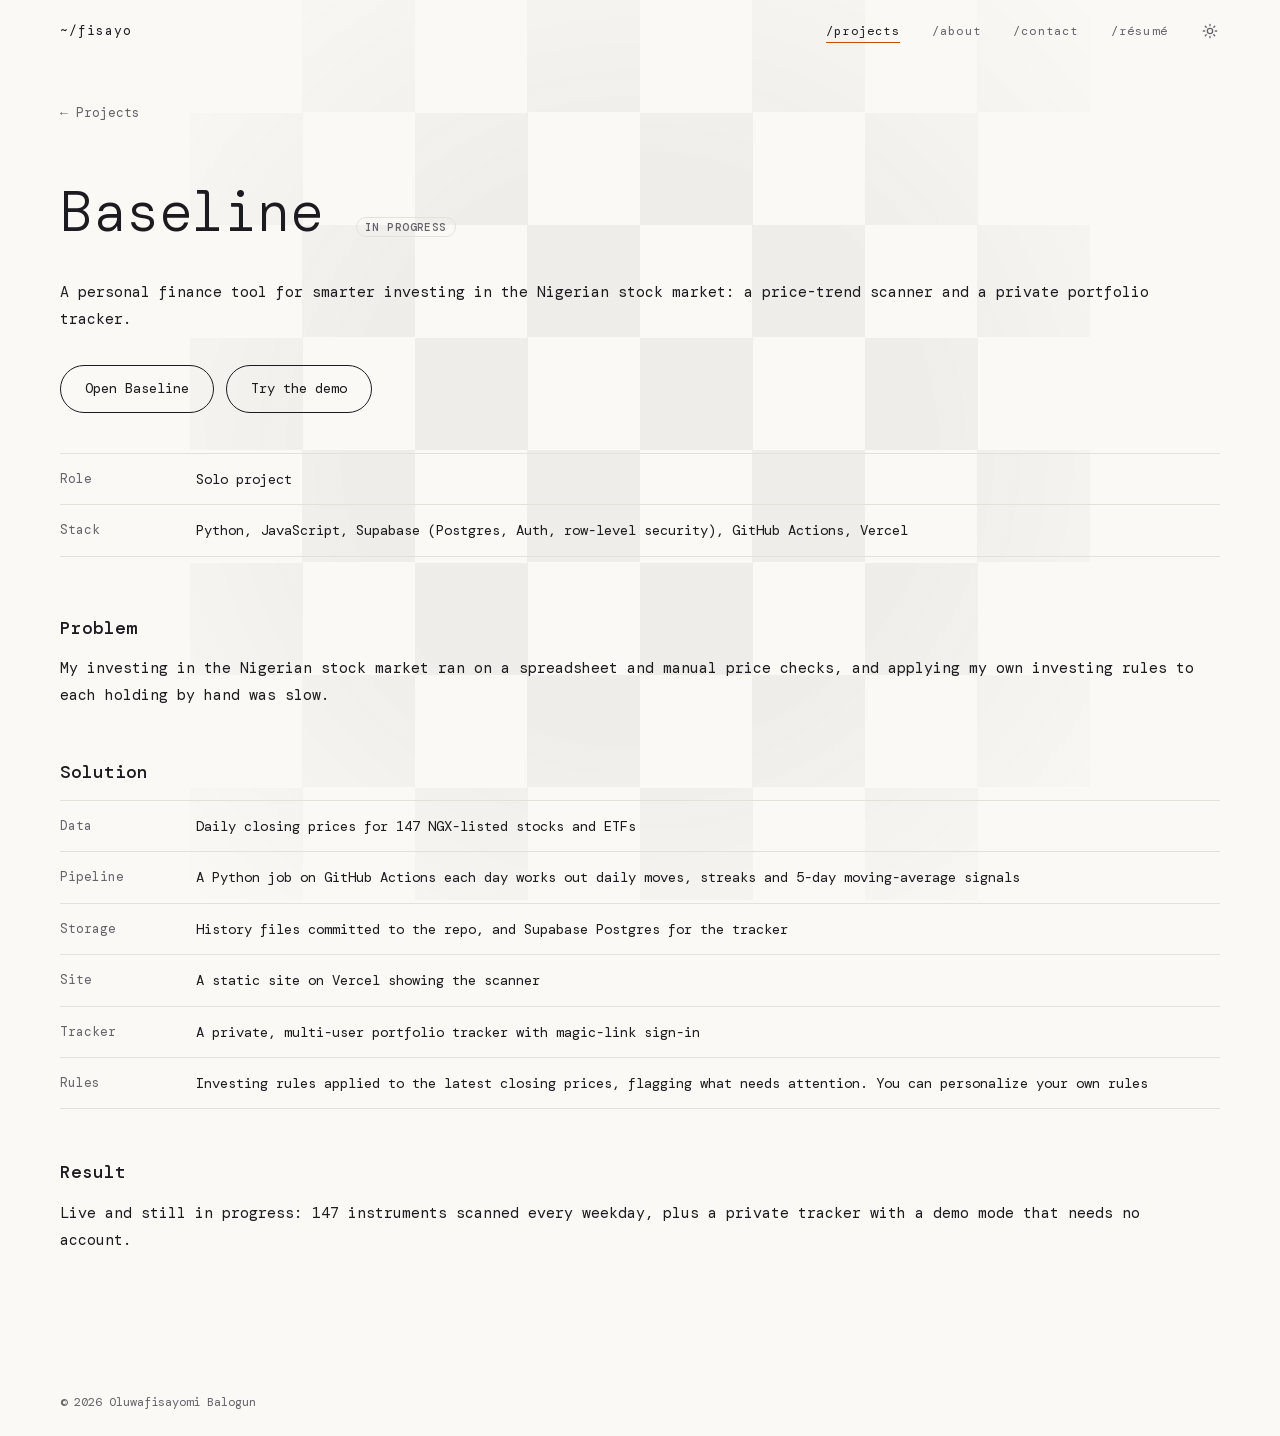
<file: projects/baseline/index.html>
<!doctype html>
<html lang="en">
  <head>
    <meta charset="UTF-8" />
    <meta name="viewport" content="width=device-width, initial-scale=1.0" />
    <title>Baseline · Oluwafisayomi Balogun</title>
    <meta name="description" content="A personal finance tool for smarter investing in the Nigerian stock market: a price-trend scanner and a private portfolio tracker." />
    <meta property="og:type" content="website" />
    <meta property="og:site_name" content="Oluwafisayomi Balogun" />
    <meta property="og:title" content="Baseline · Oluwafisayomi Balogun" />
    <meta property="og:description" content="A personal finance tool for smarter investing in the Nigerian stock market: a price-trend scanner and a private portfolio tracker." />
    <meta property="og:url" content="https://fisayo.dev/projects/baseline" />
    <meta property="og:image" content="https://fisayo.dev/og-image.png" />
    <meta property="og:image:width" content="1200" />
    <meta property="og:image:height" content="630" />
    <meta name="twitter:card" content="summary_large_image" />
    <meta name="twitter:image" content="https://fisayo.dev/og-image.png" />
    <meta name="twitter:title" content="Baseline · Oluwafisayomi Balogun" />
    <meta name="twitter:description" content="A personal finance tool for smarter investing in the Nigerian stock market: a price-trend scanner and a private portfolio tracker." />
    <link rel="icon" type="image/x-icon" href="/favicon.ico" />
    <!-- =============================================
      FONT
      DM Mono → the one typeface used across the whole site.
      Self-hosted (fonts/, @font-face in styles.css) rather than
      loaded from Google Fonts: that stylesheet blocked first paint
      on two extra connections, which on mobile data meant seconds
      of the previous page staying on screen after a tap.
      Preloading the regular weight lets it arrive with the CSS.
    ============================================= -->
    <link rel="preload" href="/fonts/dm-mono-400.woff2" as="font" type="font/woff2" crossorigin />

    <!-- All styles live in css/styles.css -->
    <link rel="stylesheet" href="/css/styles.css" />

    <!-- Set the theme before first paint, so there's no flash of the
         wrong theme while js/main.js (loaded at end of body) runs. -->
    <script>
      (function () {
        document.documentElement.classList.add('js');
        var saved = localStorage.getItem('theme');
        var prefersDark = window.matchMedia('(prefers-color-scheme: dark)').matches;
        document.documentElement.dataset.theme = saved || (prefersDark ? 'dark' : 'light');
      })();
    </script>
  </head>

  <body>

    <!-- =============================================
      NAVIGATION
      Same markup as index.html, with root-relative anchors (/#about).
    ============================================= -->
    <nav id="nav">
      <a class="nav-logo" href="/">~/fisayo</a>

      <!-- Desktop nav links (hidden on mobile via CSS) -->
      <div class="nav-links">
        <a href="/projects/" aria-current="page">/Projects</a>
        <a href="/#about">/About</a>
        <a href="/#contact">/Contact</a>
        <a href="https://docs.google.com/document/d/1QqSWtludBeXAiuuygdmcABMainnRWDTpi7isFsTmQqs/view" target="_blank" rel="noopener">/Résumé</a>
        <button class="theme-toggle" aria-label="Toggle theme" type="button">
          <svg class="icon-sun" viewBox="0 0 24 24" fill="none" stroke="currentColor" stroke-width="2" stroke-linecap="round"><circle cx="12" cy="12" r="4"/><path d="M12 2v2M12 20v2M4.93 4.93l1.41 1.41M17.66 17.66l1.41 1.41M2 12h2M20 12h2M4.93 19.07l1.41-1.41M17.66 6.34l1.41-1.41"/></svg>
          <svg class="icon-moon" viewBox="0 0 24 24" fill="none" stroke="currentColor" stroke-width="2" stroke-linecap="round" stroke-linejoin="round"><path d="M21 12.79A9 9 0 1 1 11.21 3 7 7 0 0 0 21 12.79z"/></svg>
          <span class="theme-toggle-label">Theme</span>
        </button>
      </div>

      <!-- Hamburger button (only visible on mobile via CSS) -->
      <button class="hamburger" id="hamburger" aria-label="Toggle menu" aria-expanded="false" aria-controls="mobileMenu">
        <span></span>
        <span></span>
        <span></span>
      </button>
    </nav>

      <!-- Mobile menu panel — toggled by hamburger button via JS -->
    <div class="mobile-menu" id="mobileMenu">
      <a href="/projects/" aria-current="page">/Projects</a>
      <a href="/#about">/About</a>
      <a href="/#contact">/Contact</a>
      <a href="https://docs.google.com/document/d/1QqSWtludBeXAiuuygdmcABMainnRWDTpi7isFsTmQqs/view" target="_blank" rel="noopener">/Résumé</a>
      <button class="theme-toggle" aria-label="Toggle theme" type="button">
        <svg class="icon-sun" viewBox="0 0 24 24" fill="none" stroke="currentColor" stroke-width="2" stroke-linecap="round"><circle cx="12" cy="12" r="4"/><path d="M12 2v2M12 20v2M4.93 4.93l1.41 1.41M17.66 17.66l1.41 1.41M2 12h2M20 12h2M4.93 19.07l1.41-1.41M17.66 6.34l1.41-1.41"/></svg>
        <svg class="icon-moon" viewBox="0 0 24 24" fill="none" stroke="currentColor" stroke-width="2" stroke-linecap="round" stroke-linejoin="round"><path d="M21 12.79A9 9 0 1 1 11.21 3 7 7 0 0 0 21 12.79z"/></svg>
        <span class="theme-toggle-label">Theme</span>
      </button>
    </div>

    <!-- =============================================
      PROJECT DETAIL
      Generated from the same template as the other project pages.
    ============================================= -->
    <section class="detail">
      <a href="/projects/" class="page-back reveal">← Projects</a>
      <h1 class="page-heading reveal">Baseline <span class="project-tag">In progress</span></h1>
      <p class="page-sub reveal">A personal finance tool for smarter investing in the Nigerian stock market: a price-trend scanner and a private portfolio tracker.</p>

      <div class="detail-actions reveal">
        <a href="https://baseline-topaz-zeta.vercel.app/" class="btn btn-ghost" target="_blank" rel="noopener">Open Baseline</a>
        <a href="https://baseline-topaz-zeta.vercel.app/portfolio/?demo" class="btn btn-ghost" target="_blank" rel="noopener" data-tip="The demo needs no account." aria-label="Try the demo. The demo needs no account.">Try the demo</a>
      </div>

      <dl class="detail-facts reveal">
          <div><dt>Role</dt><dd>Solo project</dd></div>
          <div><dt>Stack</dt><dd>Python, JavaScript, Supabase (Postgres, Auth, row-level security), GitHub Actions, Vercel</dd></div>
      </dl>

      <div class="detail-body reveal">
          <h2>Problem</h2>
          <p>My investing in the Nigerian stock market ran on a spreadsheet and manual price checks, and applying my own investing rules to each holding by hand was slow.</p>

          <h2>Solution</h2>
          <dl class="detail-facts detail-stages">
            <div><dt>Data</dt><dd>Daily closing prices for 147 NGX-listed stocks and ETFs</dd></div>
            <div><dt>Pipeline</dt><dd>A Python job on GitHub Actions each day works out daily moves, streaks and 5-day moving-average signals</dd></div>
            <div><dt>Storage</dt><dd>History files committed to the repo, and Supabase Postgres for the tracker</dd></div>
            <div><dt>Site</dt><dd>A static site on Vercel showing the scanner</dd></div>
            <div><dt>Tracker</dt><dd>A private, multi-user portfolio tracker with magic-link sign-in</dd></div>
            <div><dt>Rules</dt><dd>Investing rules applied to the latest closing prices, flagging what needs attention. You can personalize your own rules</dd></div>
          </dl>

          <h2>Result</h2>
          <p>Live and still in progress: 147 instruments scanned every weekday, plus a private tracker with a demo mode that needs no account.</p>
      </div>
    </section>

    <!-- =============================================
      FOOTER
      Edit: name, year, tagline.
    ============================================= -->
    <footer>
      <span>© <span class="footer-year">2026</span> Oluwafisayomi Balogun</span>
    </footer>

    <!-- Script at end of <body> so all HTML elements
         exist before JS tries to query them. -->
    <script src="/js/main.js"></script>

  </body>
</html>
</file>
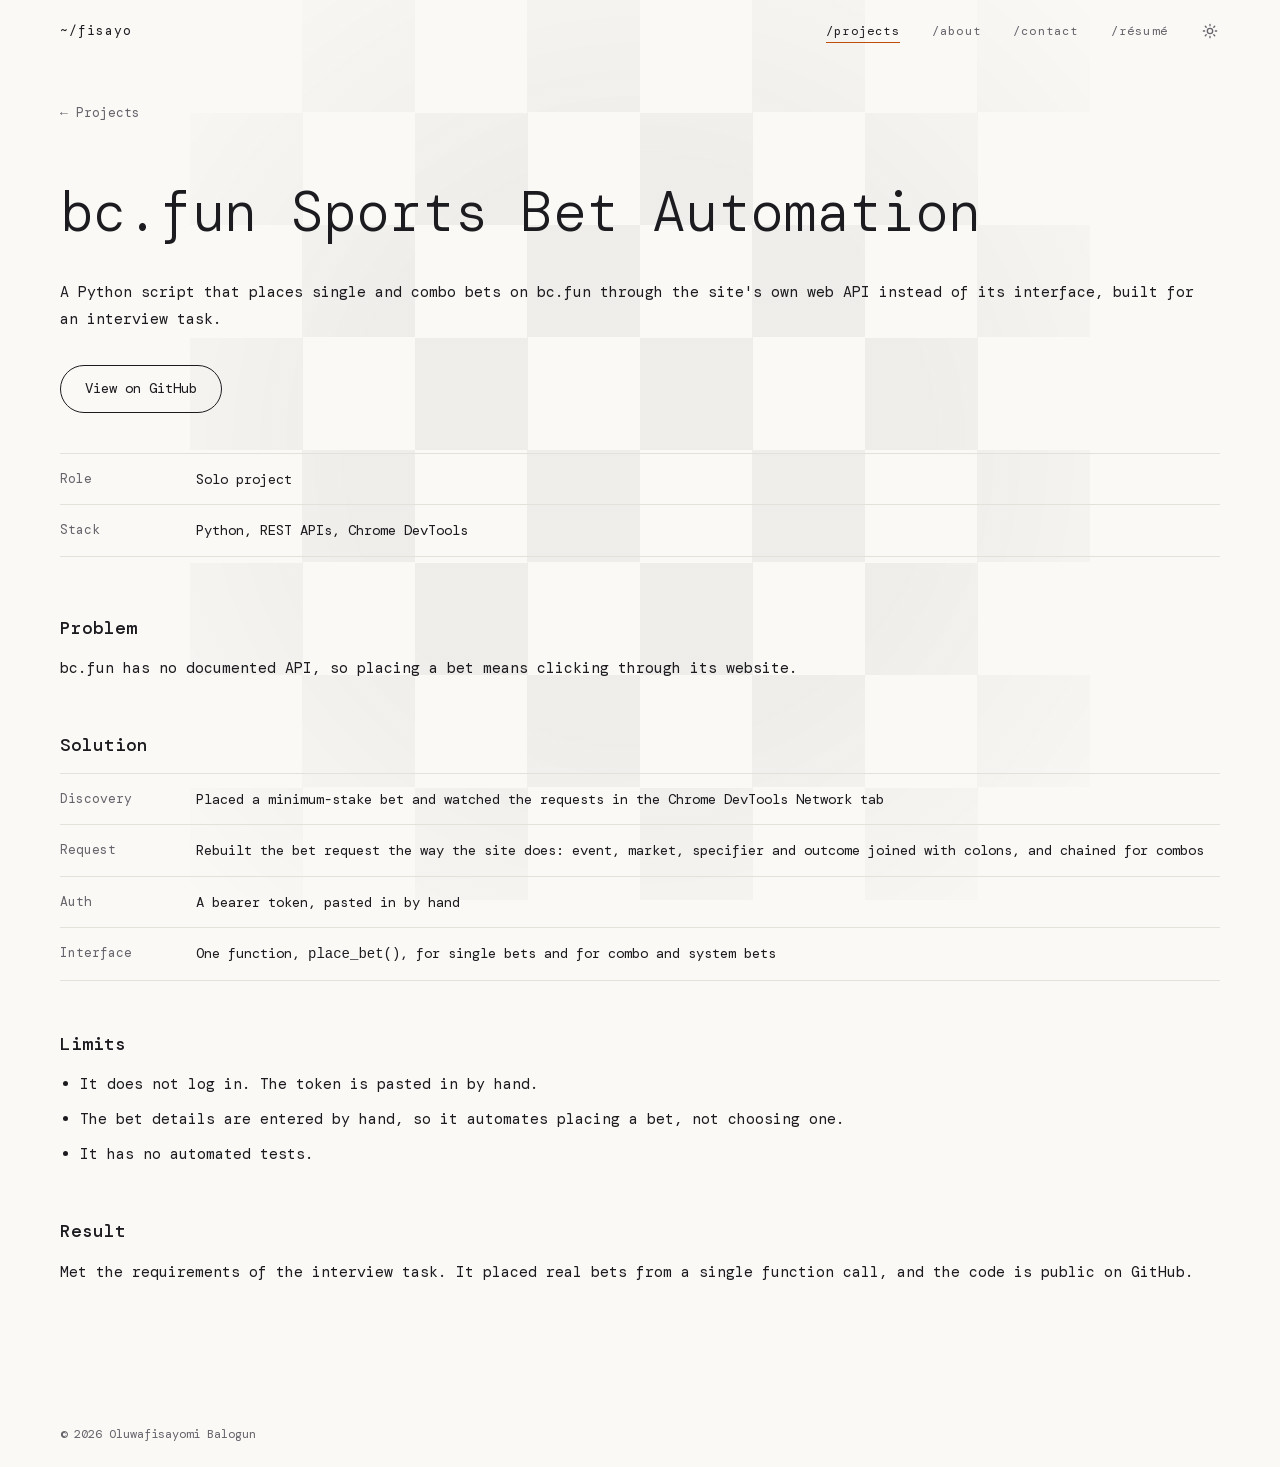
<file: projects/bc-fun-bet-automation/index.html>
<!doctype html>
<html lang="en">
  <head>
    <meta charset="UTF-8" />
    <meta name="viewport" content="width=device-width, initial-scale=1.0" />
    <title>bc.fun Sports Bet Automation · Oluwafisayomi Balogun</title>
    <meta name="description" content="A Python script that places single and combo bets on bc.fun through the site's own web API instead of its interface, built for an interview task." />
    <meta property="og:type" content="website" />
    <meta property="og:site_name" content="Oluwafisayomi Balogun" />
    <meta property="og:title" content="bc.fun Sports Bet Automation · Oluwafisayomi Balogun" />
    <meta property="og:description" content="A Python script that places single and combo bets on bc.fun through the site's own web API instead of its interface, built for an interview task." />
    <meta property="og:url" content="https://fisayo.dev/projects/bc-fun-bet-automation" />
    <meta property="og:image" content="https://fisayo.dev/og-image.png" />
    <meta property="og:image:width" content="1200" />
    <meta property="og:image:height" content="630" />
    <meta name="twitter:card" content="summary_large_image" />
    <meta name="twitter:image" content="https://fisayo.dev/og-image.png" />
    <meta name="twitter:title" content="bc.fun Sports Bet Automation · Oluwafisayomi Balogun" />
    <meta name="twitter:description" content="A Python script that places single and combo bets on bc.fun through the site's own web API instead of its interface, built for an interview task." />
    <link rel="icon" type="image/x-icon" href="/favicon.ico" />
    <!-- =============================================
      FONT
      DM Mono → the one typeface used across the whole site.
      Self-hosted (fonts/, @font-face in styles.css) rather than
      loaded from Google Fonts: that stylesheet blocked first paint
      on two extra connections, which on mobile data meant seconds
      of the previous page staying on screen after a tap.
      Preloading the regular weight lets it arrive with the CSS.
    ============================================= -->
    <link rel="preload" href="/fonts/dm-mono-400.woff2" as="font" type="font/woff2" crossorigin />

    <!-- All styles live in css/styles.css -->
    <link rel="stylesheet" href="/css/styles.css" />

    <!-- Set the theme before first paint, so there's no flash of the
         wrong theme while js/main.js (loaded at end of body) runs. -->
    <script>
      (function () {
        document.documentElement.classList.add('js');
        var saved = localStorage.getItem('theme');
        var prefersDark = window.matchMedia('(prefers-color-scheme: dark)').matches;
        document.documentElement.dataset.theme = saved || (prefersDark ? 'dark' : 'light');
      })();
    </script>
  </head>

  <body>

    <!-- =============================================
      NAVIGATION
      Same markup as index.html, with root-relative anchors (/#about).
    ============================================= -->
    <nav id="nav">
      <a class="nav-logo" href="/">~/fisayo</a>

      <!-- Desktop nav links (hidden on mobile via CSS) -->
      <div class="nav-links">
        <a href="/projects/" aria-current="page">/Projects</a>
        <a href="/#about">/About</a>
        <a href="/#contact">/Contact</a>
        <a href="https://docs.google.com/document/d/1QqSWtludBeXAiuuygdmcABMainnRWDTpi7isFsTmQqs/view" target="_blank" rel="noopener">/Résumé</a>
        <button class="theme-toggle" aria-label="Toggle theme" type="button">
          <svg class="icon-sun" viewBox="0 0 24 24" fill="none" stroke="currentColor" stroke-width="2" stroke-linecap="round"><circle cx="12" cy="12" r="4"/><path d="M12 2v2M12 20v2M4.93 4.93l1.41 1.41M17.66 17.66l1.41 1.41M2 12h2M20 12h2M4.93 19.07l1.41-1.41M17.66 6.34l1.41-1.41"/></svg>
          <svg class="icon-moon" viewBox="0 0 24 24" fill="none" stroke="currentColor" stroke-width="2" stroke-linecap="round" stroke-linejoin="round"><path d="M21 12.79A9 9 0 1 1 11.21 3 7 7 0 0 0 21 12.79z"/></svg>
          <span class="theme-toggle-label">Theme</span>
        </button>
      </div>

      <!-- Hamburger button (only visible on mobile via CSS) -->
      <button class="hamburger" id="hamburger" aria-label="Toggle menu" aria-expanded="false" aria-controls="mobileMenu">
        <span></span>
        <span></span>
        <span></span>
      </button>
    </nav>

      <!-- Mobile menu panel — toggled by hamburger button via JS -->
    <div class="mobile-menu" id="mobileMenu">
      <a href="/projects/" aria-current="page">/Projects</a>
      <a href="/#about">/About</a>
      <a href="/#contact">/Contact</a>
      <a href="https://docs.google.com/document/d/1QqSWtludBeXAiuuygdmcABMainnRWDTpi7isFsTmQqs/view" target="_blank" rel="noopener">/Résumé</a>
      <button class="theme-toggle" aria-label="Toggle theme" type="button">
        <svg class="icon-sun" viewBox="0 0 24 24" fill="none" stroke="currentColor" stroke-width="2" stroke-linecap="round"><circle cx="12" cy="12" r="4"/><path d="M12 2v2M12 20v2M4.93 4.93l1.41 1.41M17.66 17.66l1.41 1.41M2 12h2M20 12h2M4.93 19.07l1.41-1.41M17.66 6.34l1.41-1.41"/></svg>
        <svg class="icon-moon" viewBox="0 0 24 24" fill="none" stroke="currentColor" stroke-width="2" stroke-linecap="round" stroke-linejoin="round"><path d="M21 12.79A9 9 0 1 1 11.21 3 7 7 0 0 0 21 12.79z"/></svg>
        <span class="theme-toggle-label">Theme</span>
      </button>
    </div>

    <!-- =============================================
      PROJECT DETAIL
      Generated from the same template as the other project pages.
    ============================================= -->
    <section class="detail">
      <a href="/projects/" class="page-back reveal">← Projects</a>
      <h1 class="page-heading reveal">bc.fun Sports Bet Automation</h1>
      <p class="page-sub reveal">A Python script that places single and combo bets on bc.fun through the site's own web API instead of its interface, built for an interview task.</p>

      <div class="detail-actions reveal">
        <a href="https://github.com/oluwafisayomi-balogun/bet-placer-bc-fun" class="btn btn-ghost" target="_blank" rel="noopener">View on GitHub</a>
      </div>

      <dl class="detail-facts reveal">
          <div><dt>Role</dt><dd>Solo project</dd></div>
          <div><dt>Stack</dt><dd>Python, REST APIs, Chrome DevTools</dd></div>
      </dl>

      <div class="detail-body reveal">
          <h2>Problem</h2>
          <p>bc.fun has no documented API, so placing a bet means clicking through its website.</p>

          <h2>Solution</h2>
          <dl class="detail-facts detail-stages">
            <div><dt>Discovery</dt><dd>Placed a minimum-stake bet and watched the requests in the Chrome DevTools Network tab</dd></div>
            <div><dt>Request</dt><dd>Rebuilt the bet request the way the site does: event, market, specifier and outcome joined with colons, and chained for combos</dd></div>
            <div><dt>Auth</dt><dd>A bearer token, pasted in by hand</dd></div>
            <div><dt>Interface</dt><dd>One function, <code>place_bet()</code>, for single bets and for combo and system bets</dd></div>
          </dl>

          <h2>Limits</h2>
          <ul>
            <li>It does not log in. The token is pasted in by hand.</li>
            <li>The bet details are entered by hand, so it automates placing a bet, not choosing one.</li>
            <li>It has no automated tests.</li>
          </ul>

          <h2>Result</h2>
          <p>Met the requirements of the interview task. It placed real bets from a single function call, and the code is public on GitHub.</p>
      </div>
    </section>

    <!-- =============================================
      FOOTER
      Edit: name, year, tagline.
    ============================================= -->
    <footer>
      <span>© <span class="footer-year">2026</span> Oluwafisayomi Balogun</span>
    </footer>

    <!-- Script at end of <body> so all HTML elements
         exist before JS tries to query them. -->
    <script src="/js/main.js"></script>

  </body>
</html>
</file>
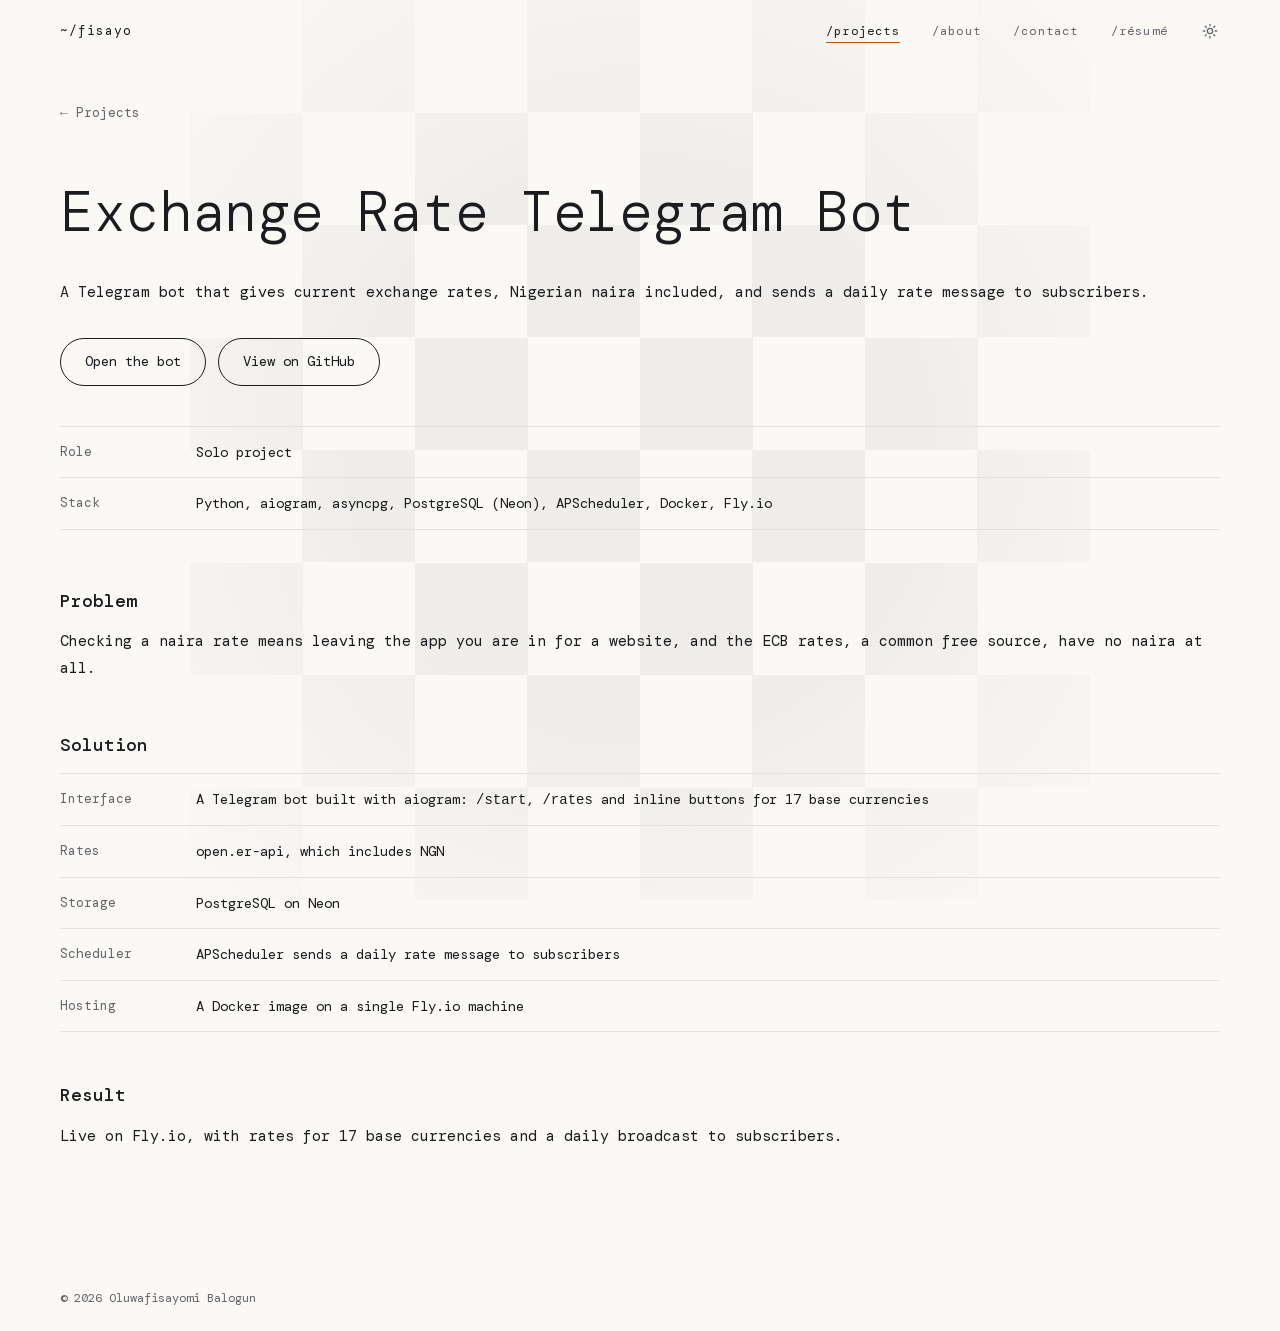
<file: projects/exchange-rate-telegram-bot/index.html>
<!doctype html>
<html lang="en">
  <head>
    <meta charset="UTF-8" />
    <meta name="viewport" content="width=device-width, initial-scale=1.0" />
    <title>Exchange Rate Telegram Bot · Oluwafisayomi Balogun</title>
    <meta name="description" content="A Telegram bot that gives current exchange rates, Nigerian naira included, and sends a daily rate message to subscribers." />
    <meta property="og:type" content="website" />
    <meta property="og:site_name" content="Oluwafisayomi Balogun" />
    <meta property="og:title" content="Exchange Rate Telegram Bot · Oluwafisayomi Balogun" />
    <meta property="og:description" content="A Telegram bot that gives current exchange rates, Nigerian naira included, and sends a daily rate message to subscribers." />
    <meta property="og:url" content="https://fisayo.dev/projects/exchange-rate-telegram-bot" />
    <meta property="og:image" content="https://fisayo.dev/og-image.png" />
    <meta property="og:image:width" content="1200" />
    <meta property="og:image:height" content="630" />
    <meta name="twitter:card" content="summary_large_image" />
    <meta name="twitter:image" content="https://fisayo.dev/og-image.png" />
    <meta name="twitter:title" content="Exchange Rate Telegram Bot · Oluwafisayomi Balogun" />
    <meta name="twitter:description" content="A Telegram bot that gives current exchange rates, Nigerian naira included, and sends a daily rate message to subscribers." />
    <link rel="icon" type="image/x-icon" href="/favicon.ico" />
    <!-- =============================================
      FONT
      DM Mono → the one typeface used across the whole site.
      Self-hosted (fonts/, @font-face in styles.css) rather than
      loaded from Google Fonts: that stylesheet blocked first paint
      on two extra connections, which on mobile data meant seconds
      of the previous page staying on screen after a tap.
      Preloading the regular weight lets it arrive with the CSS.
    ============================================= -->
    <link rel="preload" href="/fonts/dm-mono-400.woff2" as="font" type="font/woff2" crossorigin />

    <!-- All styles live in css/styles.css -->
    <link rel="stylesheet" href="/css/styles.css" />

    <!-- Set the theme before first paint, so there's no flash of the
         wrong theme while js/main.js (loaded at end of body) runs. -->
    <script>
      (function () {
        document.documentElement.classList.add('js');
        var saved = localStorage.getItem('theme');
        var prefersDark = window.matchMedia('(prefers-color-scheme: dark)').matches;
        document.documentElement.dataset.theme = saved || (prefersDark ? 'dark' : 'light');
      })();
    </script>
  </head>

  <body>

    <!-- =============================================
      NAVIGATION
      Same markup as index.html, with root-relative anchors (/#about).
    ============================================= -->
    <nav id="nav">
      <a class="nav-logo" href="/">~/fisayo</a>

      <!-- Desktop nav links (hidden on mobile via CSS) -->
      <div class="nav-links">
        <a href="/projects/" aria-current="page">/Projects</a>
        <a href="/#about">/About</a>
        <a href="/#contact">/Contact</a>
        <a href="https://docs.google.com/document/d/1QqSWtludBeXAiuuygdmcABMainnRWDTpi7isFsTmQqs/view" target="_blank" rel="noopener">/Résumé</a>
        <button class="theme-toggle" aria-label="Toggle theme" type="button">
          <svg class="icon-sun" viewBox="0 0 24 24" fill="none" stroke="currentColor" stroke-width="2" stroke-linecap="round"><circle cx="12" cy="12" r="4"/><path d="M12 2v2M12 20v2M4.93 4.93l1.41 1.41M17.66 17.66l1.41 1.41M2 12h2M20 12h2M4.93 19.07l1.41-1.41M17.66 6.34l1.41-1.41"/></svg>
          <svg class="icon-moon" viewBox="0 0 24 24" fill="none" stroke="currentColor" stroke-width="2" stroke-linecap="round" stroke-linejoin="round"><path d="M21 12.79A9 9 0 1 1 11.21 3 7 7 0 0 0 21 12.79z"/></svg>
          <span class="theme-toggle-label">Theme</span>
        </button>
      </div>

      <!-- Hamburger button (only visible on mobile via CSS) -->
      <button class="hamburger" id="hamburger" aria-label="Toggle menu" aria-expanded="false" aria-controls="mobileMenu">
        <span></span>
        <span></span>
        <span></span>
      </button>
    </nav>

      <!-- Mobile menu panel — toggled by hamburger button via JS -->
    <div class="mobile-menu" id="mobileMenu">
      <a href="/projects/" aria-current="page">/Projects</a>
      <a href="/#about">/About</a>
      <a href="/#contact">/Contact</a>
      <a href="https://docs.google.com/document/d/1QqSWtludBeXAiuuygdmcABMainnRWDTpi7isFsTmQqs/view" target="_blank" rel="noopener">/Résumé</a>
      <button class="theme-toggle" aria-label="Toggle theme" type="button">
        <svg class="icon-sun" viewBox="0 0 24 24" fill="none" stroke="currentColor" stroke-width="2" stroke-linecap="round"><circle cx="12" cy="12" r="4"/><path d="M12 2v2M12 20v2M4.93 4.93l1.41 1.41M17.66 17.66l1.41 1.41M2 12h2M20 12h2M4.93 19.07l1.41-1.41M17.66 6.34l1.41-1.41"/></svg>
        <svg class="icon-moon" viewBox="0 0 24 24" fill="none" stroke="currentColor" stroke-width="2" stroke-linecap="round" stroke-linejoin="round"><path d="M21 12.79A9 9 0 1 1 11.21 3 7 7 0 0 0 21 12.79z"/></svg>
        <span class="theme-toggle-label">Theme</span>
      </button>
    </div>

    <!-- =============================================
      PROJECT DETAIL
      Generated from the same template as the other project pages.
    ============================================= -->
    <section class="detail">
      <a href="/projects/" class="page-back reveal">← Projects</a>
      <h1 class="page-heading reveal">Exchange Rate Telegram Bot</h1>
      <p class="page-sub reveal">A Telegram bot that gives current exchange rates, Nigerian naira included, and sends a daily rate message to subscribers.</p>

      <div class="detail-actions reveal">
        <a href="https://t.me/RateFetchBot" class="btn btn-ghost" target="_blank" rel="noopener">Open the bot</a>
        <a href="https://github.com/oluwafisayomi-balogun/ExchangeRateTelegramBot" class="btn btn-ghost" target="_blank" rel="noopener">View on GitHub</a>
      </div>

      <dl class="detail-facts reveal">
          <div><dt>Role</dt><dd>Solo project</dd></div>
          <div><dt>Stack</dt><dd>Python, aiogram, asyncpg, PostgreSQL (Neon), APScheduler, Docker, Fly.io</dd></div>
      </dl>

      <div class="detail-body reveal">
          <h2>Problem</h2>
          <p>Checking a naira rate means leaving the app you are in for a website, and the ECB rates, a common free source, have no naira at all.</p>

          <h2>Solution</h2>
          <dl class="detail-facts detail-stages">
            <div><dt>Interface</dt><dd>A Telegram bot built with aiogram: <code>/start</code>, <code>/rates</code> and inline buttons for 17 base currencies</dd></div>
            <div><dt>Rates</dt><dd>open.er-api, which includes NGN</dd></div>
            <div><dt>Storage</dt><dd>PostgreSQL on Neon</dd></div>
            <div><dt>Scheduler</dt><dd>APScheduler sends a daily rate message to subscribers</dd></div>
            <div><dt>Hosting</dt><dd>A Docker image on a single Fly.io machine</dd></div>
          </dl>

          <h2>Result</h2>
          <p>Live on Fly.io, with rates for 17 base currencies and a daily broadcast to subscribers.</p>
      </div>
    </section>

    <!-- =============================================
      FOOTER
      Edit: name, year, tagline.
    ============================================= -->
    <footer>
      <span>© <span class="footer-year">2026</span> Oluwafisayomi Balogun</span>
    </footer>

    <!-- Script at end of <body> so all HTML elements
         exist before JS tries to query them. -->
    <script src="/js/main.js"></script>

  </body>
</html>
</file>
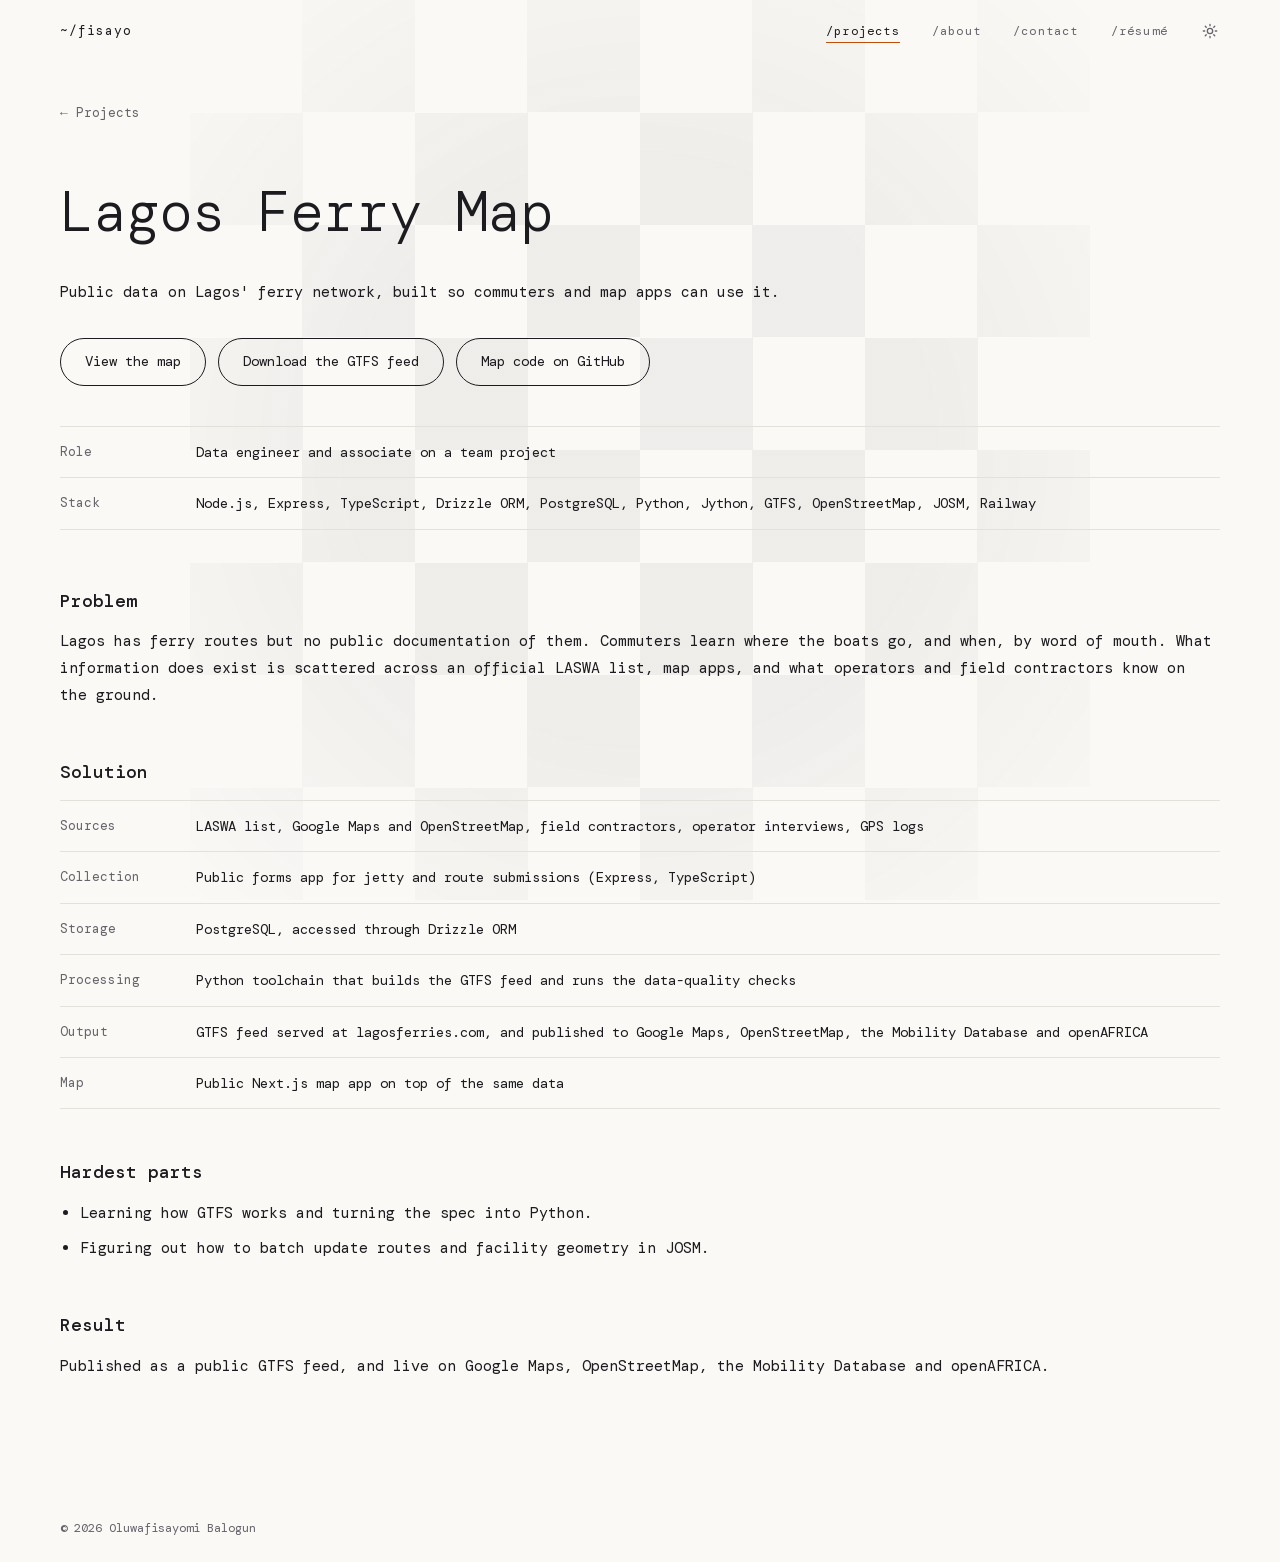
<file: projects/lagos-ferry-map/index.html>
<!doctype html>
<html lang="en">
  <head>
    <meta charset="UTF-8" />
    <meta name="viewport" content="width=device-width, initial-scale=1.0" />
    <title>Lagos Ferry Map · Oluwafisayomi Balogun</title>
    <meta name="description" content="Public data on Lagos' ferry network, built so commuters and map apps can use it." />
    <meta property="og:type" content="website" />
    <meta property="og:site_name" content="Oluwafisayomi Balogun" />
    <meta property="og:title" content="Lagos Ferry Map · Oluwafisayomi Balogun" />
    <meta property="og:description" content="Public data on Lagos' ferry network, built so commuters and map apps can use it." />
    <meta property="og:url" content="https://fisayo.dev/projects/lagos-ferry-map" />
    <meta property="og:image" content="https://fisayo.dev/og-image.png" />
    <meta property="og:image:width" content="1200" />
    <meta property="og:image:height" content="630" />
    <meta name="twitter:card" content="summary_large_image" />
    <meta name="twitter:image" content="https://fisayo.dev/og-image.png" />
    <meta name="twitter:title" content="Lagos Ferry Map · Oluwafisayomi Balogun" />
    <meta name="twitter:description" content="Public data on Lagos' ferry network, built so commuters and map apps can use it." />
    <link rel="icon" type="image/x-icon" href="/favicon.ico" />
    <!-- =============================================
      FONT
      DM Mono → the one typeface used across the whole site.
      Self-hosted (fonts/, @font-face in styles.css) rather than
      loaded from Google Fonts: that stylesheet blocked first paint
      on two extra connections, which on mobile data meant seconds
      of the previous page staying on screen after a tap.
      Preloading the regular weight lets it arrive with the CSS.
    ============================================= -->
    <link rel="preload" href="/fonts/dm-mono-400.woff2" as="font" type="font/woff2" crossorigin />

    <!-- All styles live in css/styles.css -->
    <link rel="stylesheet" href="/css/styles.css" />

    <!-- Set the theme before first paint, so there's no flash of the
         wrong theme while js/main.js (loaded at end of body) runs. -->
    <script>
      (function () {
        document.documentElement.classList.add('js');
        var saved = localStorage.getItem('theme');
        var prefersDark = window.matchMedia('(prefers-color-scheme: dark)').matches;
        document.documentElement.dataset.theme = saved || (prefersDark ? 'dark' : 'light');
      })();
    </script>
  </head>

  <body>

    <!-- =============================================
      NAVIGATION
      Same markup as index.html, with root-relative anchors (/#about).
    ============================================= -->
    <nav id="nav">
      <a class="nav-logo" href="/">~/fisayo</a>

      <!-- Desktop nav links (hidden on mobile via CSS) -->
      <div class="nav-links">
        <a href="/projects/" aria-current="page">/Projects</a>
        <a href="/#about">/About</a>
        <a href="/#contact">/Contact</a>
        <a href="https://docs.google.com/document/d/1QqSWtludBeXAiuuygdmcABMainnRWDTpi7isFsTmQqs/view" target="_blank" rel="noopener">/Résumé</a>
        <button class="theme-toggle" aria-label="Toggle theme" type="button">
          <svg class="icon-sun" viewBox="0 0 24 24" fill="none" stroke="currentColor" stroke-width="2" stroke-linecap="round"><circle cx="12" cy="12" r="4"/><path d="M12 2v2M12 20v2M4.93 4.93l1.41 1.41M17.66 17.66l1.41 1.41M2 12h2M20 12h2M4.93 19.07l1.41-1.41M17.66 6.34l1.41-1.41"/></svg>
          <svg class="icon-moon" viewBox="0 0 24 24" fill="none" stroke="currentColor" stroke-width="2" stroke-linecap="round" stroke-linejoin="round"><path d="M21 12.79A9 9 0 1 1 11.21 3 7 7 0 0 0 21 12.79z"/></svg>
          <span class="theme-toggle-label">Theme</span>
        </button>
      </div>

      <!-- Hamburger button (only visible on mobile via CSS) -->
      <button class="hamburger" id="hamburger" aria-label="Toggle menu" aria-expanded="false" aria-controls="mobileMenu">
        <span></span>
        <span></span>
        <span></span>
      </button>
    </nav>

      <!-- Mobile menu panel — toggled by hamburger button via JS -->
    <div class="mobile-menu" id="mobileMenu">
      <a href="/projects/" aria-current="page">/Projects</a>
      <a href="/#about">/About</a>
      <a href="/#contact">/Contact</a>
      <a href="https://docs.google.com/document/d/1QqSWtludBeXAiuuygdmcABMainnRWDTpi7isFsTmQqs/view" target="_blank" rel="noopener">/Résumé</a>
      <button class="theme-toggle" aria-label="Toggle theme" type="button">
        <svg class="icon-sun" viewBox="0 0 24 24" fill="none" stroke="currentColor" stroke-width="2" stroke-linecap="round"><circle cx="12" cy="12" r="4"/><path d="M12 2v2M12 20v2M4.93 4.93l1.41 1.41M17.66 17.66l1.41 1.41M2 12h2M20 12h2M4.93 19.07l1.41-1.41M17.66 6.34l1.41-1.41"/></svg>
        <svg class="icon-moon" viewBox="0 0 24 24" fill="none" stroke="currentColor" stroke-width="2" stroke-linecap="round" stroke-linejoin="round"><path d="M21 12.79A9 9 0 1 1 11.21 3 7 7 0 0 0 21 12.79z"/></svg>
        <span class="theme-toggle-label">Theme</span>
      </button>
    </div>

    <!-- =============================================
      PROJECT DETAIL
      Generated from the same template as the other project pages.
    ============================================= -->
    <section class="detail">
      <a href="/projects/" class="page-back reveal">← Projects</a>
      <h1 class="page-heading reveal">Lagos Ferry Map</h1>
      <p class="page-sub reveal">Public data on Lagos' ferry network, built so commuters and map apps can use it.</p>

      <div class="detail-actions reveal">
        <a href="https://lagosferries.com/map" class="btn btn-ghost" target="_blank" rel="noopener">View the map</a>
        <a href="https://lagosferries.com/gtfs.zip" class="btn btn-ghost" target="_blank" rel="noopener">Download the GTFS feed</a>
        <a href="https://github.com/publictechstudio/lagos-ferry-map-react" class="btn btn-ghost" target="_blank" rel="noopener">Map code on GitHub</a>
      </div>

      <dl class="detail-facts reveal">
          <div><dt>Role</dt><dd>Data engineer and associate on a team project</dd></div>
          <div><dt>Stack</dt><dd>Node.js, Express, TypeScript, Drizzle ORM, PostgreSQL, Python, Jython, GTFS, OpenStreetMap, JOSM, Railway</dd></div>
      </dl>

      <div class="detail-body reveal">
          <h2>Problem</h2>
          <p>Lagos has ferry routes but no public documentation of them. Commuters learn where the boats go, and when, by word of mouth. What information does exist is scattered across an official LASWA list, map apps, and what operators and field contractors know on the ground.</p>

          <h2>Solution</h2>
          <dl class="detail-facts detail-stages">
            <div><dt>Sources</dt><dd>LASWA list, Google Maps and OpenStreetMap, field contractors, operator interviews, GPS logs</dd></div>
            <div><dt>Collection</dt><dd>Public forms app for jetty and route submissions (Express, TypeScript)</dd></div>
            <div><dt>Storage</dt><dd>PostgreSQL, accessed through Drizzle ORM</dd></div>
            <div><dt>Processing</dt><dd>Python toolchain that builds the GTFS feed and runs the data-quality checks</dd></div>
            <div><dt>Output</dt><dd>GTFS feed served at lagosferries.com, and published to Google Maps, OpenStreetMap, the Mobility Database and openAFRICA</dd></div>
            <div><dt>Map</dt><dd>Public Next.js map app on top of the same data</dd></div>
          </dl>

          <h2>Hardest parts</h2>
          <ul>
            <li>Learning how GTFS works and turning the spec into Python.</li>
            <li>Figuring out how to batch update routes and facility geometry in JOSM.</li>
          </ul>

          <h2>Result</h2>
          <p>Published as a public GTFS feed, and live on Google Maps, OpenStreetMap, the Mobility Database and openAFRICA.</p>
      </div>
    </section>

    <!-- =============================================
      FOOTER
      Edit: name, year, tagline.
    ============================================= -->
    <footer>
      <span>© <span class="footer-year">2026</span> Oluwafisayomi Balogun</span>
    </footer>

    <!-- Script at end of <body> so all HTML elements
         exist before JS tries to query them. -->
    <script src="/js/main.js"></script>

  </body>
</html>
</file>
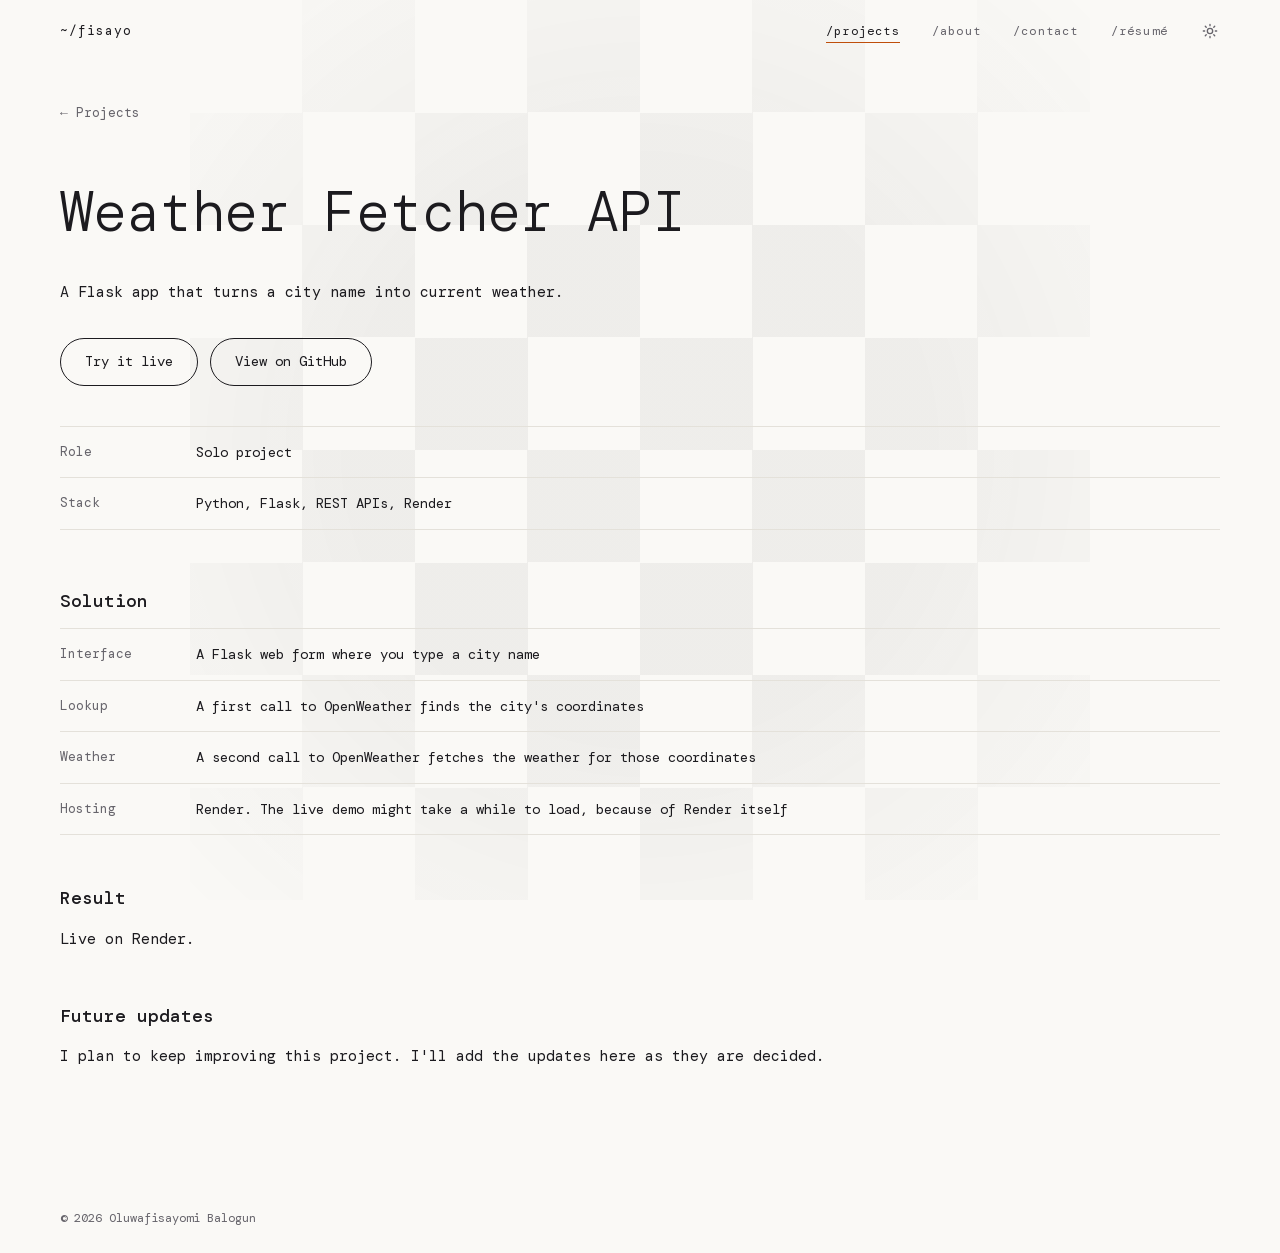
<file: projects/weather-fetcher-api/index.html>
<!doctype html>
<html lang="en">
  <head>
    <meta charset="UTF-8" />
    <meta name="viewport" content="width=device-width, initial-scale=1.0" />
    <title>Weather Fetcher API · Oluwafisayomi Balogun</title>
    <meta name="description" content="A Flask app that turns a city name into current weather." />
    <meta property="og:type" content="website" />
    <meta property="og:site_name" content="Oluwafisayomi Balogun" />
    <meta property="og:title" content="Weather Fetcher API · Oluwafisayomi Balogun" />
    <meta property="og:description" content="A Flask app that turns a city name into current weather." />
    <meta property="og:url" content="https://fisayo.dev/projects/weather-fetcher-api" />
    <meta property="og:image" content="https://fisayo.dev/og-image.png" />
    <meta property="og:image:width" content="1200" />
    <meta property="og:image:height" content="630" />
    <meta name="twitter:card" content="summary_large_image" />
    <meta name="twitter:image" content="https://fisayo.dev/og-image.png" />
    <meta name="twitter:title" content="Weather Fetcher API · Oluwafisayomi Balogun" />
    <meta name="twitter:description" content="A Flask app that turns a city name into current weather." />
    <link rel="icon" type="image/x-icon" href="/favicon.ico" />
    <!-- =============================================
      FONT
      DM Mono → the one typeface used across the whole site.
      Self-hosted (fonts/, @font-face in styles.css) rather than
      loaded from Google Fonts: that stylesheet blocked first paint
      on two extra connections, which on mobile data meant seconds
      of the previous page staying on screen after a tap.
      Preloading the regular weight lets it arrive with the CSS.
    ============================================= -->
    <link rel="preload" href="/fonts/dm-mono-400.woff2" as="font" type="font/woff2" crossorigin />

    <!-- All styles live in css/styles.css -->
    <link rel="stylesheet" href="/css/styles.css" />

    <!-- Set the theme before first paint, so there's no flash of the
         wrong theme while js/main.js (loaded at end of body) runs. -->
    <script>
      (function () {
        document.documentElement.classList.add('js');
        var saved = localStorage.getItem('theme');
        var prefersDark = window.matchMedia('(prefers-color-scheme: dark)').matches;
        document.documentElement.dataset.theme = saved || (prefersDark ? 'dark' : 'light');
      })();
    </script>
  </head>

  <body>

    <!-- =============================================
      NAVIGATION
      Same markup as index.html, with root-relative anchors (/#about).
    ============================================= -->
    <nav id="nav">
      <a class="nav-logo" href="/">~/fisayo</a>

      <!-- Desktop nav links (hidden on mobile via CSS) -->
      <div class="nav-links">
        <a href="/projects/" aria-current="page">/Projects</a>
        <a href="/#about">/About</a>
        <a href="/#contact">/Contact</a>
        <a href="https://docs.google.com/document/d/1QqSWtludBeXAiuuygdmcABMainnRWDTpi7isFsTmQqs/view" target="_blank" rel="noopener">/Résumé</a>
        <button class="theme-toggle" aria-label="Toggle theme" type="button">
          <svg class="icon-sun" viewBox="0 0 24 24" fill="none" stroke="currentColor" stroke-width="2" stroke-linecap="round"><circle cx="12" cy="12" r="4"/><path d="M12 2v2M12 20v2M4.93 4.93l1.41 1.41M17.66 17.66l1.41 1.41M2 12h2M20 12h2M4.93 19.07l1.41-1.41M17.66 6.34l1.41-1.41"/></svg>
          <svg class="icon-moon" viewBox="0 0 24 24" fill="none" stroke="currentColor" stroke-width="2" stroke-linecap="round" stroke-linejoin="round"><path d="M21 12.79A9 9 0 1 1 11.21 3 7 7 0 0 0 21 12.79z"/></svg>
          <span class="theme-toggle-label">Theme</span>
        </button>
      </div>

      <!-- Hamburger button (only visible on mobile via CSS) -->
      <button class="hamburger" id="hamburger" aria-label="Toggle menu" aria-expanded="false" aria-controls="mobileMenu">
        <span></span>
        <span></span>
        <span></span>
      </button>
    </nav>

      <!-- Mobile menu panel — toggled by hamburger button via JS -->
    <div class="mobile-menu" id="mobileMenu">
      <a href="/projects/" aria-current="page">/Projects</a>
      <a href="/#about">/About</a>
      <a href="/#contact">/Contact</a>
      <a href="https://docs.google.com/document/d/1QqSWtludBeXAiuuygdmcABMainnRWDTpi7isFsTmQqs/view" target="_blank" rel="noopener">/Résumé</a>
      <button class="theme-toggle" aria-label="Toggle theme" type="button">
        <svg class="icon-sun" viewBox="0 0 24 24" fill="none" stroke="currentColor" stroke-width="2" stroke-linecap="round"><circle cx="12" cy="12" r="4"/><path d="M12 2v2M12 20v2M4.93 4.93l1.41 1.41M17.66 17.66l1.41 1.41M2 12h2M20 12h2M4.93 19.07l1.41-1.41M17.66 6.34l1.41-1.41"/></svg>
        <svg class="icon-moon" viewBox="0 0 24 24" fill="none" stroke="currentColor" stroke-width="2" stroke-linecap="round" stroke-linejoin="round"><path d="M21 12.79A9 9 0 1 1 11.21 3 7 7 0 0 0 21 12.79z"/></svg>
        <span class="theme-toggle-label">Theme</span>
      </button>
    </div>

    <!-- =============================================
      PROJECT DETAIL
      Generated from the same template as the other project pages.
    ============================================= -->
    <section class="detail">
      <a href="/projects/" class="page-back reveal">← Projects</a>
      <h1 class="page-heading reveal">Weather Fetcher API</h1>
      <p class="page-sub reveal">A Flask app that turns a city name into current weather.</p>

      <div class="detail-actions reveal">
        <a href="https://weather-fetcher-4yrl.onrender.com/" class="btn btn-ghost" target="_blank" rel="noopener">Try it live</a>
        <a href="https://github.com/oluwafisayomi-balogun/weather-fetcher" class="btn btn-ghost" target="_blank" rel="noopener">View on GitHub</a>
      </div>

      <dl class="detail-facts reveal">
          <div><dt>Role</dt><dd>Solo project</dd></div>
          <div><dt>Stack</dt><dd>Python, Flask, REST APIs, Render</dd></div>
      </dl>

      <div class="detail-body reveal">
          <h2>Solution</h2>
          <dl class="detail-facts detail-stages">
            <div><dt>Interface</dt><dd>A Flask web form where you type a city name</dd></div>
            <div><dt>Lookup</dt><dd>A first call to OpenWeather finds the city's coordinates</dd></div>
            <div><dt>Weather</dt><dd>A second call to OpenWeather fetches the weather for those coordinates</dd></div>
            <div><dt>Hosting</dt><dd>Render. The live demo might take a while to load, because of Render itself</dd></div>
          </dl>

          <h2>Result</h2>
          <p>Live on Render.</p>

          <h2>Future updates</h2>
          <p>I plan to keep improving this project. I'll add the updates here as they are decided.</p>
      </div>
    </section>

    <!-- =============================================
      FOOTER
      Edit: name, year, tagline.
    ============================================= -->
    <footer>
      <span>© <span class="footer-year">2026</span> Oluwafisayomi Balogun</span>
    </footer>

    <!-- Script at end of <body> so all HTML elements
         exist before JS tries to query them. -->
    <script src="/js/main.js"></script>

  </body>
</html>
</file>
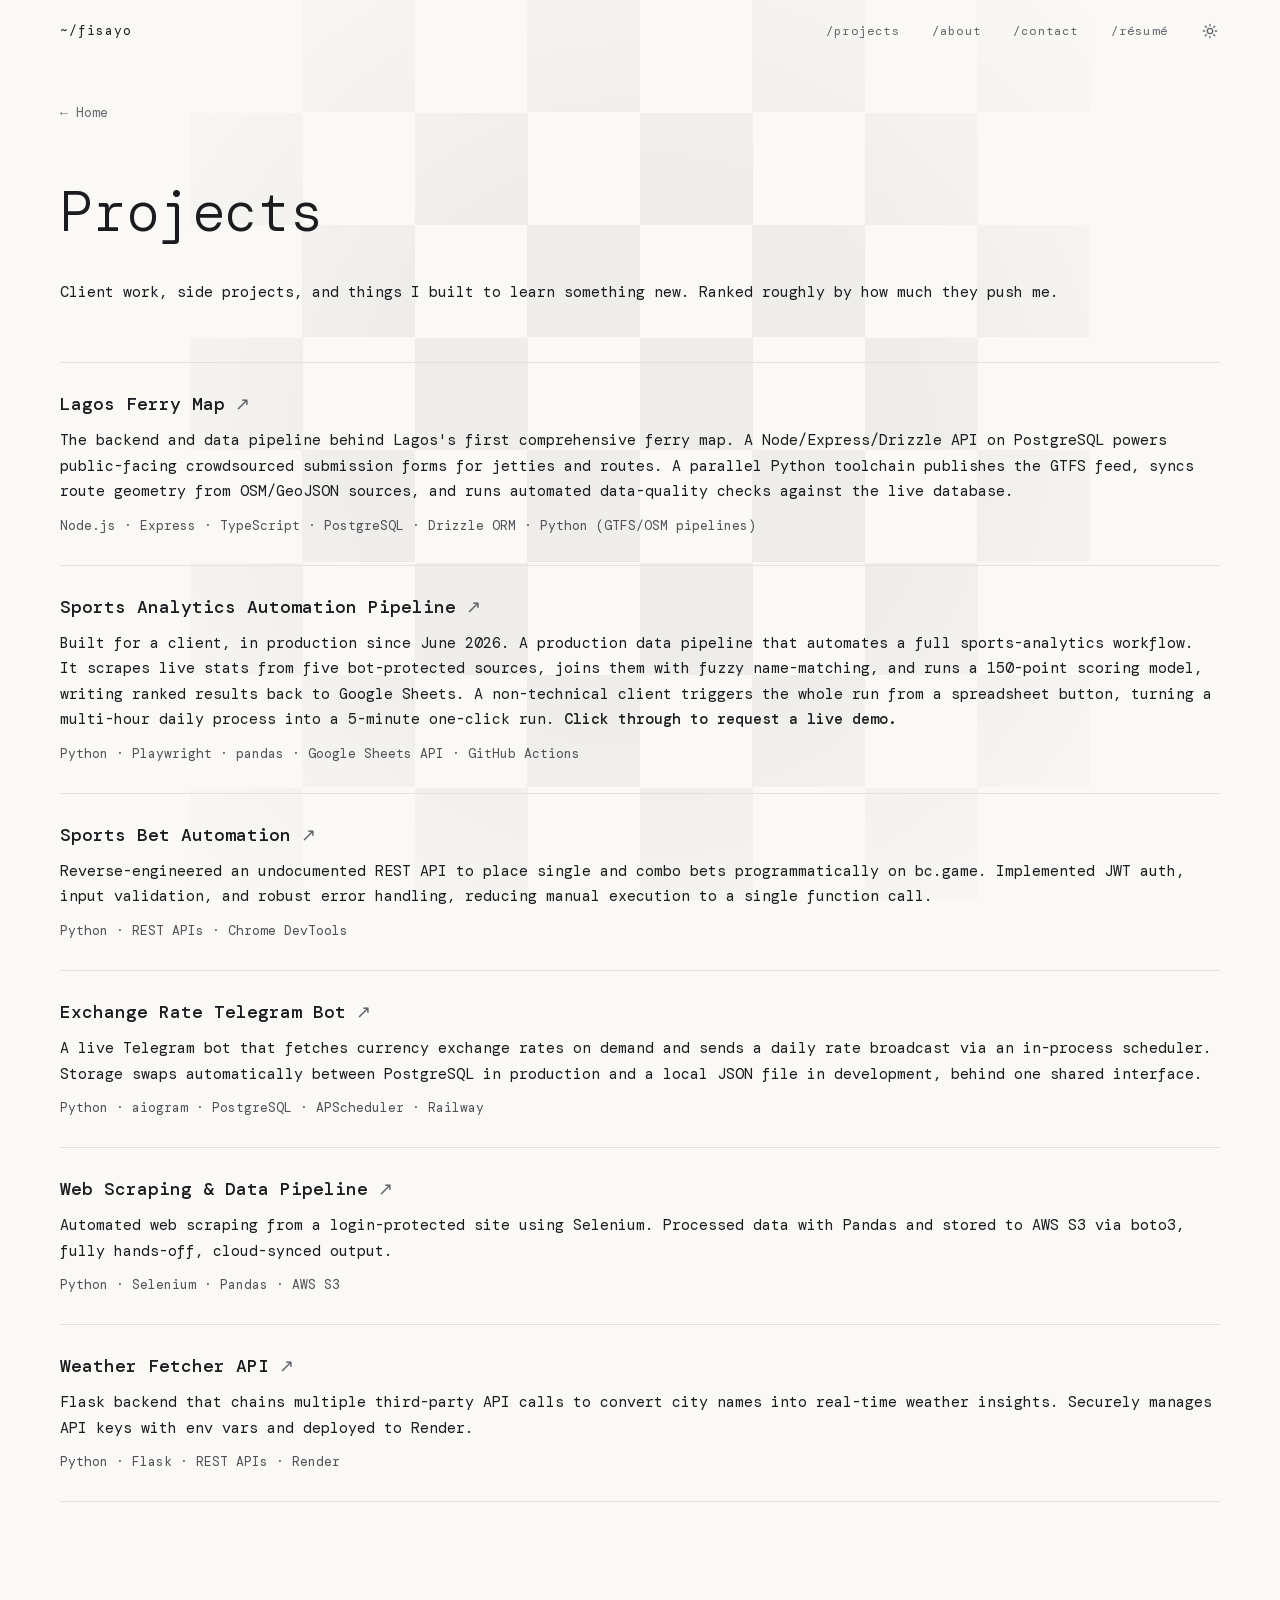
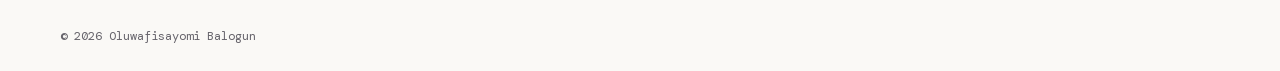
<file: projects.html>
<!doctype html>
<html lang="en">
  <head>
    <meta charset="UTF-8" />
    <meta name="viewport" content="width=device-width, initial-scale=1.0" />
    <title>Projects · Fisayo Balogun</title>
    <meta name="description" content="All projects by Fisayo Balogun, self-taught backend developer based in Nigeria. Python, data pipelines, APIs." />
    <link rel="icon" type="image/x-icon" href="favicon.ico" />
    <!-- =============================================
      FONT
      DM Mono → the one typeface used across the whole site.
      Must stay in <head> so the browser downloads it
      before it reads the stylesheet (avoids flash of wrong font).
    ============================================= -->
    <link rel="preconnect" href="https://fonts.googleapis.com" />
    <link rel="preconnect" href="https://fonts.gstatic.com" crossorigin />
    <link
      href="https://fonts.googleapis.com/css2?family=DM+Mono:ital,wght@0,300;0,400;0,500;1,400&display=swap"
      rel="stylesheet"
    />

    <!-- All styles live in css/styles.css -->
    <link rel="stylesheet" href="css/styles.css" />

    <!-- Set the theme before first paint, so there's no flash of the
         wrong theme while js/main.js (loaded at end of body) runs. -->
    <script>
      (function () {
        var saved = localStorage.getItem('theme');
        var prefersDark = window.matchMedia('(prefers-color-scheme: dark)').matches;
        document.documentElement.dataset.theme = saved || (prefersDark ? 'dark' : 'light');
      })();
    </script>
  </head>

  <body>

    <!-- =============================================
      BACKGROUND DECORATIONS
      Blurred purple blobs for ambient glow atmosphere.
      Pure visual — no content. Positioned via CSS.
    ============================================= -->
    <div class="glow-blob glow-blob-1"></div>
    <div class="glow-blob glow-blob-2"></div>
    <div class="glow-blob glow-blob-3"></div>

    <!-- =============================================
      NAVIGATION
      Same markup as index.html — /Projects points here already,
      so it's just a plain (non-link) label on this page's nav.
    ============================================= -->
    <nav id="nav">
      <a class="nav-logo" href="index.html">~/fisayo</a>

      <!-- Desktop nav links (hidden on mobile via CSS) -->
      <div class="nav-links" id="navLinks">
        <a href="projects.html">/Projects</a>
        <a href="index.html#about">/About</a>
        <a href="index.html#contact">/Contact</a>
        <a href="https://docs.google.com/document/d/1QqSWtludBeXAiuuygdmcABMainnRWDTpi7isFsTmQqs/edit?usp=sharing" target="_blank">/Résumé</a>
        <button class="theme-toggle" aria-label="Toggle theme" type="button">
          <svg class="icon-sun" viewBox="0 0 24 24" fill="none" stroke="currentColor" stroke-width="2" stroke-linecap="round"><circle cx="12" cy="12" r="4"/><path d="M12 2v2M12 20v2M4.93 4.93l1.41 1.41M17.66 17.66l1.41 1.41M2 12h2M20 12h2M4.93 19.07l1.41-1.41M17.66 6.34l1.41-1.41"/></svg>
          <svg class="icon-moon" viewBox="0 0 24 24" fill="none" stroke="currentColor" stroke-width="2" stroke-linecap="round" stroke-linejoin="round"><path d="M21 12.79A9 9 0 1 1 11.21 3 7 7 0 0 0 21 12.79z"/></svg>
          <span class="theme-toggle-label">Theme</span>
        </button>
      </div>

      <!-- Hamburger button (only visible on mobile via CSS) -->
      <button class="hamburger" id="hamburger" aria-label="Toggle menu">
        <span></span>
        <span></span>
        <span></span>
      </button>
    </nav>

      <!-- Mobile menu panel — toggled by hamburger button via JS -->
    <div class="mobile-menu" id="mobileMenu">
      <a href="projects.html">/Projects</a>
      <a href="index.html#about">/About</a>
      <a href="index.html#contact">/Contact</a>
      <a href="https://docs.google.com/document/d/1QqSWtludBeXAiuuygdmcABMainnRWDTpi7isFsTmQqs/edit?usp=sharing" target="_blank">/Résumé</a>
      <button class="theme-toggle" aria-label="Toggle theme" type="button">
        <svg class="icon-sun" viewBox="0 0 24 24" fill="none" stroke="currentColor" stroke-width="2" stroke-linecap="round"><circle cx="12" cy="12" r="4"/><path d="M12 2v2M12 20v2M4.93 4.93l1.41 1.41M17.66 17.66l1.41 1.41M2 12h2M20 12h2M4.93 19.07l1.41-1.41M17.66 6.34l1.41-1.41"/></svg>
        <svg class="icon-moon" viewBox="0 0 24 24" fill="none" stroke="currentColor" stroke-width="2" stroke-linecap="round" stroke-linejoin="round"><path d="M21 12.79A9 9 0 1 1 11.21 3 7 7 0 0 0 21 12.79z"/></svg>
        <span class="theme-toggle-label">Theme</span>
      </button>
    </div>

    <!-- =============================================
      PAGE HEADER
      Back-link to home + page title + short intro.
    ============================================= -->
    <section>
      <a href="index.html" class="page-back reveal">← Home</a>
      <h1 class="page-heading reveal">Projects</h1>
      <p class="page-sub reveal">
        Client work, side projects, and things I built to learn something
        new. Ranked roughly by how much they push me.
      </p>

      <!-- =============================================
        FULL PROJECT LIST. The first 4 rows must match the
        homepage's featured teaser in index.html, same order.
        TO ADD A PROJECT: duplicate a .project-row block.
      ============================================= -->
      <div class="project-list">

        <!-- ============ LIVE PROJECTS (real links) — hardest to easiest ============ -->

        <a href="https://lagosferries.com/map" target="_blank" class="project-row reveal">
          <div class="project-row-main">
            <div class="project-row-title">Lagos Ferry Map</div>
            <div class="project-row-desc">
              The backend and data pipeline behind Lagos's first
              comprehensive ferry map. A Node/Express/Drizzle API on
              PostgreSQL powers public-facing crowdsourced submission forms
              for jetties and routes. A parallel Python toolchain publishes
              the GTFS feed, syncs route geometry from OSM/GeoJSON sources,
              and runs automated data-quality checks against the live
              database.
            </div>
            <div class="project-row-stack">Node.js · Express · TypeScript · PostgreSQL · Drizzle ORM · Python (GTFS/OSM pipelines)</div>
          </div>
        </a>

        <a href="mailto:balogunfisayo23@gmail.com?subject=Demo%20request%3A%20Sports%20analytics%20pipeline" class="project-row reveal">
          <div class="project-row-main">
            <div class="project-row-title">Sports Analytics Automation Pipeline</div>
            <div class="project-row-desc">
              Built for a client, in production since June 2026. A production
              data pipeline that automates a full sports-analytics workflow.
              It scrapes live stats from five bot-protected sources,
              joins them with fuzzy name-matching, and runs a 150-point scoring
              model, writing ranked results back to Google Sheets. A
              non-technical client triggers the whole run from a spreadsheet
              button, turning a multi-hour daily process into a 5-minute
              one-click run. <strong>Click through to request a live demo.</strong>
            </div>
            <div class="project-row-stack">Python · Playwright · pandas · Google Sheets API · GitHub Actions</div>
          </div>
        </a>

        <a href="https://github.com/oluwafisayomi-balogun/bet-placer-bc-fun" target="_blank" class="project-row reveal">
          <div class="project-row-main">
            <div class="project-row-title">Sports Bet Automation</div>
            <div class="project-row-desc">
              Reverse-engineered an undocumented REST API to place single and
              combo bets programmatically on bc.game. Implemented JWT auth,
              input validation, and robust error handling, reducing manual
              execution to a single function call.
            </div>
            <div class="project-row-stack">Python · REST APIs · Chrome DevTools</div>
          </div>
        </a>

        <a href="https://t.me/RateFetchBot" target="_blank" class="project-row reveal">
          <div class="project-row-main">
            <div class="project-row-title">Exchange Rate Telegram Bot</div>
            <div class="project-row-desc">
              A live Telegram bot that fetches currency exchange rates on demand
              and sends a daily rate broadcast via an in-process scheduler.
              Storage swaps automatically between PostgreSQL in production and a
              local JSON file in development, behind one shared interface.
            </div>
            <div class="project-row-stack">Python · aiogram · PostgreSQL · APScheduler · Railway</div>
          </div>
        </a>

        <a href="https://drive.google.com/drive/folders/1CJMrGxNYlJ18tThowKHMcKSCW1wHNiRF?usp=sharing/" target="_blank" class="project-row reveal">
          <div class="project-row-main">
            <div class="project-row-title">Web Scraping &amp; Data Pipeline</div>
            <div class="project-row-desc">
              Automated web scraping from a login-protected site using Selenium.
              Processed data with Pandas and stored to AWS S3 via boto3, fully
              hands-off, cloud-synced output.
            </div>
            <div class="project-row-stack">Python · Selenium · Pandas · AWS S3</div>
          </div>
        </a>

        <a href="https://weather-fetcher-4yrl.onrender.com/" target="_blank" class="project-row reveal">
          <div class="project-row-main">
            <div class="project-row-title">Weather Fetcher API</div>
            <div class="project-row-desc">
              Flask backend that chains multiple third-party API calls to convert
              city names into real-time weather insights. Securely manages API
              keys with env vars and deployed to Render.
            </div>
            <div class="project-row-stack">Python · Flask · REST APIs · Render</div>
          </div>
        </a>

      </div>
    </section>

    <!-- =============================================
      FOOTER
      Edit: name, year, tagline.
    ============================================= -->
    <footer>
      <span>© 2026 Oluwafisayomi Balogun</span>
    </footer>

    <!-- Script at end of <body> so all HTML elements
         exist before JS tries to query them. -->
    <script src="js/main.js"></script>

  </body>
</html>
</file>
<file: css/styles.css>
/* ================================================================
   FISAYO BALOGUN — PORTFOLIO STYLES
   File: css/styles.css

   TABLE OF CONTENTS
   -----------------
   1.  CSS Variables  (colour palette — edit here)
   2.  Reset & Base
   3.  Background texture
   4.  Navigation (desktop)
   5.  Navigation (mobile — hamburger menu)
   6.  Hero section
   7.  Section shared styles
   8.  About section
   9.  Projects section
   10. Contact section
   11. Footer
   12. Scroll reveal animation
   13. Responsive / mobile  (max-width: 768px)
================================================================ */

/* DM Mono, self-hosted from fonts/ (latin subset, as served by
   Google Fonts). Preloaded in each page's <head>. */
@font-face {
  font-family: "DM Mono";
  font-style: normal;
  font-weight: 300;
  font-display: swap;
  src: url("/fonts/dm-mono-300.woff2") format("woff2");
}
@font-face {
  font-family: "DM Mono";
  font-style: normal;
  font-weight: 400;
  font-display: swap;
  src: url("/fonts/dm-mono-400.woff2") format("woff2");
}
@font-face {
  font-family: "DM Mono";
  font-style: normal;
  font-weight: 500;
  font-display: swap;
  src: url("/fonts/dm-mono-500.woff2") format("woff2");
}
@font-face {
  font-family: "DM Mono";
  font-style: italic;
  font-weight: 400;
  font-display: swap;
  src: url("/fonts/dm-mono-400-italic.woff2") format("woff2");
}

/* ================================================================
   1. CSS VARIABLES — COLOUR PALETTE
   Edit values here and the whole site updates automatically.
================================================================ */
:root {
  /* Brand Accent — monochrome: the accent is the ink colour itself */
  --accent: #1c1b1f; /* Ink: links, active states */
  --accent-strong: #000000; /* Pure black: emphasis            */

  /* Highlight — burnt orange, ONLY for hovers and underlines */
  --highlight: #bf4e0a;
  --highlight-glow: rgba(191, 78, 10, 0.08);

  /* Light Base — warm paper */
  --bg: #faf9f6; /* Page background                                 */
  --text: #1c1b1f; /* Primary readable text                           */
  --muted: #66646b; /* Secondary / greyed-out text                     */
  --border: #e4e1da; /* Borders and dividers                            */

  /* Typography — one typeface everywhere */
  --font-display:
    "DM Mono", monospace; /* Headlines                            */
  --font-mono: "DM Mono", monospace; /* Everything else                      */
}

/* Dark theme — activated via [data-theme="dark"] on <html>, set by js/main.js.
   Same variable names, dark values. Everything downstream just works. */
:root[data-theme="dark"] {
  --accent: #f2f1ed;
  --accent-strong: #ffffff;

  --highlight: #e8743b;
  --highlight-glow: rgba(232, 116, 59, 0.12);

  --bg: #0a0a0a;
  --text: #f2f1ed;
  --muted: #9a98a0;
  --border: #2a2a2a;
}

/* Dark theme: body copy sits a step below full brightness so the medium-
   weight <strong> words (which stay at --text) actually stand out. On dark
   backgrounds a weight bump alone is too subtle. */
:root[data-theme="dark"] .hero-sub,
:root[data-theme="dark"] .about-text,
:root[data-theme="dark"] .project-row-desc,
:root[data-theme="dark"] .contact-desc,
:root[data-theme="dark"] .page-sub {
  color: color-mix(in srgb, var(--text) 72%, transparent);
}
:root[data-theme="dark"] .hero-sub strong,
:root[data-theme="dark"] .about-text strong,
:root[data-theme="dark"] .project-row-desc strong {
  color: var(--text);
}

/* Keyboard focus — visible on every interactive element. :focus-visible
   means mouse clicks don't trigger it. */
:focus-visible {
  outline: 2px solid var(--highlight);
  outline-offset: 3px;
  border-radius: 2px;
}

/* Theme toggle transition — the new theme reveals outward as a circle
   centered on the toggle button, like a light switching on/off at that
   exact spot. The clip-path circle is animated directly in js/main.js
   (WAAPI on the ::view-transition-new pseudo-element) with pixel coords
   from the button, so we disable the default cross-fade here. Browsers
   without View Transitions just swap instantly (see the JS fallback). */
::view-transition-old(root),
::view-transition-new(root) {
  animation: none;
  mix-blend-mode: normal;
}

/* Chrome also animates ::view-transition-group(root) itself (a resize/scale
   transform centered at 50% 50%) whenever the old/new snapshot dimensions
   differ, which visually overrides the clip-path origin above and makes the
   reveal appear to start from the center. Disable it so only the clip-path
   animation drives the visual. */
::view-transition-group(root) {
  animation: none;
}

/* ================================================================
   1b. PRELOADER
   Full-screen overlay shown on every load/refresh, before the page
   itself is revealed. Faded and removed by js/main.js once the page
   has finished loading (with a minimum display time so it doesn't
   just flash on fast connections).
================================================================ */
.preloader {
  position: fixed;
  inset: 0;
  z-index: 9999;
  display: flex;
  align-items: center;
  justify-content: center;
  background: var(--bg);
  opacity: 1;
  visibility: visible;
  transition:
    opacity 0.5s ease,
    visibility 0.5s ease;
}

/* Without JS nothing would ever remove the preloader, so skip it
   (the inline <head> script adds .js to <html>). */
html:not(.js) .preloader {
  display: none;
}

/* No box, no border — just the monospace text sitting directly on
   the page background. Two real command/output pairs (whoami →
   fisayo, then a second command → the job title), since a single
   "whoami" wouldn't realistically print a job title. */
.preloader-terminal {
  display: flex;
  flex-direction: column;
  gap: 0.25rem;
  font-family: var(--font-mono);
  font-size: 0.95rem;
  line-height: 1.5;
}

.preloader-prompt {
  color: var(--muted);
  display: flex;
  align-items: center;
}

.preloader-prompt.preloader-prompt-2 {
  margin-top: 0.35rem;
  opacity: 0;
  animation: preloader-appear 0.01s linear 1.3s forwards;
}

.preloader-prompt-symbol {
  color: var(--accent);
  margin-right: 0.5em;
}

.preloader-command {
  display: inline-block;
  overflow: hidden;
  white-space: nowrap;
  width: 0;
  animation: preloader-type-1 0.5s steps(6, end) 0.2s forwards;
}

.preloader-command-2 {
  animation: preloader-type-2 0.45s steps(10, end) 1.3s forwards;
}

.preloader-output {
  opacity: 0;
  transform: translateY(2px);
}

.preloader-output-name {
  color: var(--text);
  animation: preloader-fade-in 0.3s ease 0.8s forwards;
}

.preloader-output-title {
  color: var(--text);
  animation: preloader-fade-in 0.3s ease 1.85s forwards;
}

@keyframes preloader-type-1 {
  to {
    width: 7ch;
  }
}

@keyframes preloader-type-2 {
  to {
    width: 11ch;
  }
}

@keyframes preloader-fade-in {
  to {
    opacity: 1;
    transform: translateY(0);
  }
}

@keyframes preloader-appear {
  to {
    opacity: 1;
  }
}

.preloader.is-hidden {
  opacity: 0;
  visibility: hidden;
  pointer-events: none;
}

@media (prefers-reduced-motion: reduce) {
  .preloader-command {
    animation: none;
    width: 7ch;
  }

  .preloader-command-2 {
    animation: none;
    width: 11ch;
  }

  .preloader-output,
  .preloader-prompt-2 {
    animation: none;
    opacity: 1;
    transform: none;
  }
}

/* ================================================================
   2. RESET & BASE
   Removes default browser spacing. Sets global font and colours.
================================================================ */
*,
*::before,
*::after {
  box-sizing: border-box;
  margin: 0;
  padding: 0;
}

html {
  scroll-behavior: smooth; /* Smooth jump when clicking nav links */
}

body {
  background: var(--bg);
  color: var(--text);
  font-family: var(--font-mono);
  font-size: 15px;
  line-height: 1.7;
  overflow-x: hidden; /* Prevent horizontal scroll from animations */
}

/* ================================================================
   3. BACKGROUND TEXTURE

   body::after — faint chessboard, fading toward the edges.
   pointer-events: none so it never blocks clicks.
================================================================ */
body::after {
  content: "";
  position: fixed;
  inset: 0;
  margin: auto;
  width: 100vmin;
  height: 100vmin;
  background-image: conic-gradient(
    color-mix(in srgb, var(--accent) 5%, transparent) 25%,
    transparent 0 50%,
    color-mix(in srgb, var(--accent) 5%, transparent) 0 75%,
    transparent 0
  );
  background-size: 25% 25%;
  -webkit-mask-image: radial-gradient(circle at center, #000 45%, transparent 100%);
  mask-image: radial-gradient(circle at center, #000 45%, transparent 100%);
  pointer-events: none;
  z-index: 0;
}

/* ================================================================
   4. NAVIGATION — DESKTOP
   Fixed at top. Transparent by default.
   JS adds .scrolled when window.scrollY > 20 → frosted glass.
================================================================ */
nav {
  position: fixed;
  top: 0;
  left: 0;
  right: 0;
  z-index: 500;
  display: flex;
  align-items: center;
  justify-content: space-between;
  padding: 20px 60px;
  border-bottom: 1px solid transparent;
  transition:
    border-color 0.3s,
    background 0.3s;
}

nav.scrolled {
  border-color: var(--border);
  background: color-mix(in srgb, var(--bg) 85%, transparent);
  backdrop-filter: blur(20px);
}

.nav-logo {
  font-family: var(--font-mono);
  font-size: 13px;
  color: var(--accent);
  letter-spacing: 0.08em;
  text-decoration: none;
}

.nav-links {
  display: flex;
  gap: 32px;
}

.nav-links a {
  color: var(--muted);
  text-decoration: none;
  font-size: 12px;
  letter-spacing: 0.1em;
  text-transform: lowercase;
  transition: color 0.2s;
  position: relative;
}

/* Underline that slides in from left on hover */
.nav-links a::after {
  content: "";
  position: absolute;
  bottom: -2px;
  left: 0;
  width: 0;
  height: 1px;
  background: var(--highlight);
  transition: width 0.25s ease;
}

.nav-links a:hover {
  color: var(--text);
}
.nav-links a:hover::after,
.nav-links a[aria-current="page"]::after {
  width: 100%;
}
.nav-links a[aria-current="page"] {
  color: var(--text);
}

/* Theme toggle — sun/moon icon button, sits at the end of the nav links */
.theme-toggle {
  display: flex;
  align-items: center;
  justify-content: center;
  width: 20px;
  height: 20px;
  background: none;
  border: none;
  padding: 0;
  color: var(--muted);
  cursor: pointer;
  transition: color 0.2s;
}
.theme-toggle:hover {
  color: var(--text);
}
.theme-toggle svg {
  width: 16px;
  height: 16px;
}
.theme-toggle .icon-moon {
  display: none;
}
:root[data-theme="dark"] .theme-toggle .icon-sun {
  display: none;
}
:root[data-theme="dark"] .theme-toggle .icon-moon {
  display: block;
}
.theme-toggle-label {
  display: none;
} /* shown only inside the mobile menu */

/* ================================================================
   5. NAVIGATION — MOBILE HAMBURGER MENU
   Hamburger button: three horizontal bars that animate into an X.
   .nav-open (added by JS) slides the mobile menu down.
================================================================ */

/* Hidden on desktop, shown on mobile via media query */
.hamburger {
  display: none;
  flex-direction: column;
  justify-content: center;
  gap: 5px;
  background: none;
  border: none;
  cursor: pointer;
  padding: 4px;
  z-index: 600;
}

/* Each bar of the hamburger */
.hamburger span {
  display: block;
  width: 22px;
  height: 2px;
  background: var(--accent);
  border-radius: 2px;
  transition:
    transform 0.3s ease,
    opacity 0.3s ease;
  transform-origin: center;
}

/* Animate bars into an X when .open is added by JS */
.hamburger.open span:nth-child(1) {
  transform: translateY(7px) rotate(45deg);
}
.hamburger.open span:nth-child(2) {
  opacity: 0;
}
.hamburger.open span:nth-child(3) {
  transform: translateY(-7px) rotate(-45deg);
}

/* Mobile dropdown menu panel */
.mobile-menu {
  display: none; /* shown in media query */
  position: fixed;
  top: 0;
  left: 0;
  right: 0;
  background: color-mix(in srgb, var(--bg) 97%, transparent);
  backdrop-filter: blur(20px);
  border-bottom: 1px solid var(--border);
  padding: 64px 24px 24px;
  z-index: 400;
  flex-direction: column;
  gap: 8px;

  /* Slide down animation */
  transform: translateY(-100%);
  visibility: hidden; /* closed links must not be reachable by Tab */
  transition:
    transform 0.35s cubic-bezier(0.16, 1, 0.3, 1),
    visibility 0s linear 0.35s; /* hide only after the slide-up finishes */
}

.mobile-menu.open {
  transform: translateY(0);
  visibility: visible;
  transition:
    transform 0.35s cubic-bezier(0.16, 1, 0.3, 1),
    visibility 0s;
}

.mobile-menu a {
  display: block;
  font-size: 13px;
  letter-spacing: 0.15em;
  text-transform: lowercase;
  font-family: var(--font-mono);
  color: var(--muted);
  text-decoration: none;
  padding: 12px 0;
  border-bottom: 1px solid var(--border);
  transition:
    color 0.2s,
    padding-left 0.2s;
}

.mobile-menu a[aria-current="page"] {
  color: var(--text);
}

.mobile-menu a:hover {
  color: var(--highlight);
  padding-left: 8px;
}

/* Theme toggle row inside the mobile menu — same look as the links */
.mobile-menu .theme-toggle {
  width: auto;
  height: auto;
  justify-content: flex-start;
  gap: 10px;
  font-size: 13px;
  letter-spacing: 0.15em;
  text-transform: lowercase;
  font-family: var(--font-mono);
  color: var(--muted);
  padding: 12px 0;
  border-bottom: 1px solid var(--border);
  transition:
    color 0.2s,
    padding-left 0.2s;
}
.mobile-menu .theme-toggle:hover {
  color: var(--highlight);
  padding-left: 8px;
}
.mobile-menu .theme-toggle svg {
  width: 14px;
  height: 14px;
}
.mobile-menu .theme-toggle-label {
  display: inline;
}

/* ================================================================
   6. HERO SECTION
   Full viewport height. Content vertically centred.
   Elements fade up on load via CSS keyframe animations.
================================================================ */
.hero {
  position: relative;
  z-index: 1;
  min-height: 100vh;
  min-height: 100svh; /* excludes mobile browser bars; ignored where unsupported */
  display: flex;
  flex-direction: column;
  justify-content: center;
  padding: 0 60px;
}

/* Main headline */
.hero h1 {
  font-family: var(--font-display);
  font-size: clamp(36px, 5.5vw, 72px);
  font-weight: 300;
  line-height: 1;
  letter-spacing: -0.02em;
  margin-bottom: 28px;
  opacity: 0;
  animation: fadeUp 0.8s 0.35s forwards;
}

/* Sub-paragraph */
.hero-sub {
  font-size: 16px;
  color: var(--text);
  line-height: 1.9;
  margin-bottom: 48px;
  opacity: 0;
  animation: fadeUp 0.8s 0.5s forwards;
}

/* <strong> inside hero-sub = emphasised words (medium, the heaviest
   weight DM Mono ships) */
.hero-sub strong {
  color: var(--text);
  font-weight: 500;
}

/* Live Lagos clock in the hero sentence. Tabular digits stop the
   text shifting when the minute changes. */
.lagos-clock {
  font-variant-numeric: tabular-nums;
}

/* Live chess.com rating link (About section) */
.chess-elo {
  color: var(--accent);
  font-weight: 500;
  text-decoration: underline;
  text-decoration-color: var(--highlight);
  text-underline-offset: 3px;
  transition: color 0.2s;
}
.chess-elo:hover {
  color: var(--highlight);
}

/* CTA button row */
.hero-cta {
  display: flex;
  gap: 16px;
  align-items: center;
  opacity: 0;
  animation: fadeUp 0.8s 0.65s forwards;
}

/* Shared button base — rounded pills */
.btn {
  font-family: var(--font-mono);
  font-size: 14px;
  padding: 13px 30px;
  text-decoration: none;
  border-radius: 999px;
  border: 1px solid transparent;
  transition:
    background 0.2s ease,
    color 0.2s ease,
    border-color 0.2s ease;
}

/* Outline pill — ink border + text, fills ink on hover */
.btn-ghost {
  border-color: var(--text);
  color: var(--text);
}
.btn-ghost:hover {
  background: var(--accent);
  border-color: var(--accent);
  color: var(--bg);
}

/* Scroll cue: bouncing chevron, centered on the viewport's vertical midline.
   Uses its own fade-in keyframes (not the shared fadeUp) because fadeUp only
   sets translateY, which would wipe out the translateX(-50%) centering. */
.scroll-cue {
  position: absolute;
  bottom: 40px;
  left: 50%;
  transform: translateX(-50%);
  color: var(--accent-strong);
  opacity: 0;
  animation: scrollCueFadeIn 0.8s 1s forwards;
}

@keyframes scrollCueFadeIn {
  from {
    opacity: 0;
    transform: translateX(-50%) translateY(20px);
  }
  to {
    opacity: 1;
    transform: translateX(-50%) translateY(0);
  }
}

.scroll-cue svg {
  animation: chevronBounce 1.6s ease-in-out infinite;
}

@keyframes chevronBounce {
  0%,
  100% {
    transform: translateY(0);
  }
  50% {
    transform: translateY(8px);
  }
}

/* Shared entrance animation */
@keyframes fadeUp {
  from {
    opacity: 0;
    transform: translateY(20px);
  }
  to {
    opacity: 1;
    transform: translateY(0);
  }
}

/* ================================================================
   7. SECTION SHARED STYLES
   All content sections share these base styles.
   Adjust padding to change vertical spacing between sections.
================================================================ */
section {
  position: relative;
  z-index: 1;
  padding: 100px 60px;
  width: 100%;
  max-width: 100%;
  /* Offsets the anchor jump so section tops aren't hidden under the fixed nav. */
  scroll-margin-top: 90px;
}

/* The projects→about gap (a sum of two sections' padding) is kept equal
   to the about→stack gap (a single margin-top of 100px), so all three
   "segments" — projects, about, stack — read as evenly spaced. */
#projects {
  padding-bottom: 50px;
}
#about {
  padding-top: 50px;
}

/* Section label: terminal-path style, matches the nav logo/links
   e.g. "~/projects", "~/about" instead of an all-caps heading. */
.section-label {
  font-family: var(--font-mono);
  font-size: 13px;
  letter-spacing: 0.02em;
  color: var(--accent);
  margin-bottom: 24px;
}

/* ================================================================
   8. ABOUT SECTION
   Bio text (capped at 1200px, same as the project rows),
   with the tech stack as its own labelled subsection below.
================================================================ */
.about-text {
  max-width: 1200px;
  font-size: 15px;
  line-height: 1.7;
  color: var(--text);
}
.about-text p + p {
  margin-top: 16px;
}
.about-text strong {
  color: var(--text);
  font-weight: 500;
}

/* "~/stack" subsection — its own small label, tags span the full
   section width instead of being squeezed into a sidebar column. */
.stack-subsection {
  margin-top: 100px;
}
.stack-subsection-label {
  margin-bottom: 16px;
}

/* Flat, ungrouped tool tags — dotless, one shared accent colour.
   Each tag is its own pill sized to its content, so it wraps freely
   instead of fighting a fixed-width row like the old icon rows did. */
.tool-list {
  display: flex;
  flex-wrap: wrap;
  gap: 10px;
  max-width: 1200px;
}

.tool-tag {
  display: inline-flex;
  align-items: center;
  gap: 8px;
  padding: 8px 14px;
  font-size: 13px;
  color: var(--text);
  border: 1px solid var(--border);
  border-radius: 999px;
  transition:
    border-color 0.2s,
    background 0.2s;
}
.tool-tag:hover {
  border-color: var(--highlight);
  background: var(--highlight-glow);
}

/* Icon greys out until the tag is hovered */
.tool-icon {
  width: 1rem;
  height: 1rem;
  object-fit: contain;
  filter: grayscale(1);
  opacity: 0.55;
  transition:
    filter 0.25s ease,
    opacity 0.25s ease;
}
.tool-tag:hover .tool-icon {
  filter: none;
  opacity: 1;
}

/* Render's logo is solid black — invert it to white in dark theme so it
   doesn't disappear against the near-black tag background. */
:root[data-theme="dark"] .tool-icon.icon-mono {
  filter: grayscale(1) invert(1);
}
:root[data-theme="dark"] .tool-tag:hover .tool-icon.icon-mono {
  filter: invert(1);
}

/* Same problem for other logos drawn in black or very dark colours
   (Flask, Express, Pandas, ChatGPT, AWS). Inverted to light grey
   in dark theme; they stay monochrome on hover since inverting a coloured
   logo would produce odd colours. */
:root[data-theme="dark"] .tool-icon.icon-dark {
  filter: grayscale(1) invert(1);
}
:root[data-theme="dark"] .tool-tag:hover .tool-icon.icon-dark {
  filter: grayscale(1) invert(1);
  opacity: 1;
}

/* "~/github" subsection — contribution graph built by js/main.js.
   Cells shade from the border colour up to the full highlight, so it
   follows the one-accent rule instead of GitHub green. */
.github-subsection {
  margin-top: 100px;
  max-width: 1200px;
  --gh-gap: 3px;
}
.gh-scroll {
  overflow-x: auto;
  padding-bottom: 4px;
}
/* Cells stretch to fill the width, but never shrink below ~10px —
   on narrow screens the graph scrolls instead. --gh-weeks is set by JS. */
.gh-graph {
  min-width: calc(var(--gh-weeks, 53) * 13px);
}
.gh-months,
.gh-cells {
  display: grid;
  grid-template-columns: repeat(var(--gh-weeks, 53), minmax(0, 1fr));
  column-gap: var(--gh-gap);
}
.gh-months {
  height: 20px;
  font-size: 11px;
  color: var(--muted);
}
.gh-months span {
  white-space: nowrap;
}
.gh-cells {
  grid-auto-flow: column;
  grid-template-rows: repeat(7, auto);
  row-gap: var(--gh-gap);
}
.gh-cells .gh-cell {
  width: 100%;
  height: auto;
  aspect-ratio: 1;
}
.gh-cell {
  display: inline-block;
  border-radius: 2px;
  background: var(--border);
}
.gh-cell[data-level="1"] { background: color-mix(in srgb, var(--highlight) 30%, var(--border)); }
.gh-cell[data-level="2"] { background: color-mix(in srgb, var(--highlight) 55%, var(--border)); }
.gh-cell[data-level="3"] { background: color-mix(in srgb, var(--highlight) 80%, var(--border)); }
.gh-cell[data-level="4"] { background: var(--highlight); }
.gh-footer {
  display: flex;
  flex-wrap: wrap;
  justify-content: space-between;
  align-items: center;
  gap: 12px;
  margin-top: 16px;
  font-size: 13px;
  color: var(--muted);
}
.gh-total {
  color: var(--text);
  text-decoration: underline;
  text-decoration-color: var(--highlight);
  text-underline-offset: 3px;
  transition: color 0.2s;
}
.gh-total:hover {
  color: var(--highlight);
}
.gh-legend {
  display: flex;
  align-items: center;
  gap: 4px;
}
.gh-legend .gh-cell {
  width: 10px;
  height: 10px;
}

/* ================================================================
   9. PROJECTS SECTION
   Row-list layout: each project is one clickable <a> row with
   title, description and tech stack stacked in a single column.
   Same layout on desktop and mobile.
================================================================ */
.project-list {
  display: flex;
  flex-direction: column;
  width: 100%;
  max-width: 100%;
}

.project-row {
  display: block;
  padding: 28px 0;
  border-top: 1px solid var(--border);
  text-decoration: none; /* no underline on the <a> */
  color: inherit; /* keep text colours as defined */
  transition: transform 0.2s ease;
}

/* .js .reveal.visible sets a 0.4s transform transition (for its scroll-in fade).
   It out-specifies .project-row's 0.2s (2 classes vs 1), so once an element
   has settled into .reveal.visible, leaving hover used that 0.4s transition
   instead — the lift went up snappily but came back down slower. Pin
   the transform transition back to 0.2s at the same specificity so both
   directions of the hover lift stay snappy. */
.js .project-row.reveal.visible {
  transition:
    opacity 0.4s ease-out,
    transform 0.2s ease;
}

/* Hover lifts the whole row (description + tools) together.
   The extra selector out-specifies `.js .reveal.visible { transform: none }`,
   which otherwise ties on specificity and wins by source order. */
.project-row:last-child {
  border-bottom: 1px solid var(--border);
}
.project-row:hover,
.js .project-row.reveal.visible:hover {
  transform: translateY(-4px);
}
.project-row:hover .project-row-title {
  color: var(--highlight);
}

/* Single block — no side-by-side tools column. Same 1200px cap as the
   about-section bio text, for consistency. */
.project-row-main {
  max-width: 1200px;
}

.project-row-title {
  display: inline-flex;
  align-items: center;
  gap: 10px;
  font-size: 18px;
  font-weight: 500;
  line-height: 1.5;
  margin-bottom: 10px;
  transition: color 0.2s;
}

.project-row-title::after {
  content: "↗";
  font-weight: 400;
  color: var(--muted);
  transition: color 0.2s;
}
.project-row:hover .project-row-title::after {
  color: var(--highlight);
}

/* The demo row opens an email, so it gets a mail icon instead of ↗.
   Drawn as a mask so it inherits the arrow's colour and hover state. */
.project-row--mail .project-row-title::after {
  content: "";
  width: 15px;
  height: 15px;
  background: currentColor;
  -webkit-mask: url("data:image/svg+xml,%3Csvg xmlns='http://www.w3.org/2000/svg' viewBox='0 0 24 24' fill='none' stroke='black' stroke-width='2' stroke-linecap='round' stroke-linejoin='round'%3E%3Crect x='2' y='4' width='20' height='16' rx='2'/%3E%3Cpath d='m22 7-10 6L2 7'/%3E%3C/svg%3E") center / contain no-repeat;
  mask: url("data:image/svg+xml,%3Csvg xmlns='http://www.w3.org/2000/svg' viewBox='0 0 24 24' fill='none' stroke='black' stroke-width='2' stroke-linecap='round' stroke-linejoin='round'%3E%3Crect x='2' y='4' width='20' height='16' rx='2'/%3E%3Cpath d='m22 7-10 6L2 7'/%3E%3C/svg%3E") center / contain no-repeat;
}

/* Small status pill next to a project title, e.g. "In progress". */
.project-tag {
  font-size: 11px;
  font-weight: 500;
  letter-spacing: 0.04em;
  text-transform: uppercase;
  line-height: 1.4;
  white-space: nowrap;
  flex-shrink: 0;
  padding: 2px 8px;
  border: 1px solid var(--border);
  border-radius: 999px;
  color: var(--muted);
}

.project-row-desc {
  font-size: 15px;
  color: var(--text);
  line-height: 1.7;
}
.project-row-desc strong {
  color: var(--text);
  font-weight: 500;
}

/* Tech stack line, under the description. */
.project-row-stack {
  display: block;
  margin-top: 10px;
  font-size: 13px;
  /* Blending toward black (not --text) darkens correctly in both
     themes — --text is near-white in dark mode, so mixing toward it
     would lighten instead of darken there. */
  color: color-mix(in srgb, var(--muted) 80%, black 20%);
}

/* "All projects →" link below the homepage teaser list */
.projects-more {
  display: inline-flex;
  align-items: center;
  gap: 8px;
  margin-top: 12px;
  font-size: 13px;
  font-weight: 500;
  letter-spacing: 0.05em;
  color: var(--muted);
  text-decoration: none;
  transition:
    color 0.2s,
    gap 0.2s;
}
.projects-more:hover {
  color: var(--highlight);
  gap: 12px;
}

/* Back-link + page heading, used on projects.html */
.page-back {
  display: inline-flex;
  align-items: center;
  gap: 8px;
  font-size: 13px;
  color: var(--muted);
  text-decoration: none;
  margin-bottom: 40px;
  transition: color 0.2s;
}
.page-back:hover {
  color: var(--highlight);
}

.page-heading {
  font-family: var(--font-display);
  font-size: clamp(32px, 5vw, 56px);
  font-weight: 300;
  letter-spacing: -0.02em;
  margin-bottom: 20px;
}

.page-sub {
  font-size: 15px;
  color: var(--text);
  line-height: 1.8;
  margin-bottom: 56px;
}

/* ================================================================
   PROJECT DETAIL PAGES (projects/<name>/index.html)
   Reuses .page-back, .page-heading, .page-sub and .btn-ghost.
================================================================ */
.detail .page-sub {
  margin-bottom: 32px;
}

.detail-actions {
  display: flex;
  flex-wrap: wrap;
  gap: 12px;
  margin-bottom: 16px;
}
.detail-actions .btn {
  padding: 11px 24px;
}

/* Tooltip on a button: add data-tip="..." to the link. Shows on hover and
   keyboard focus, sits above the button, and uses the page's own colours. */
.detail-actions .btn[data-tip] {
  position: relative;
}
.detail-actions .btn[data-tip]::after {
  content: attr(data-tip);
  position: absolute;
  left: 0;
  bottom: calc(100% + 10px);
  width: max-content;
  max-width: min(320px, calc(100vw - 40px));
  padding: 10px 14px;
  background: var(--bg);
  color: var(--text);
  border: 1px solid var(--border);
  border-radius: 12px;
  font-size: 13px;
  line-height: 1.6;
  opacity: 0;
  pointer-events: none;
  transition: opacity 0.2s ease;
}
.detail-actions .btn[data-tip]:hover::after,
.detail-actions .btn[data-tip]:focus-visible::after {
  opacity: 1;
}
/* Touch screens have no hover, so the tooltip would only flash on tap. */
@media (hover: none) {
  .detail-actions .btn[data-tip]::after {
    display: none;
  }
}

.detail-note {
  font-size: 13px;
  color: var(--muted);
  line-height: 1.7;
  margin-bottom: 16px;
}

/* Key facts: label on the left, value on the right, one rule per row. */
.detail-facts {
  margin: 40px 0 56px;
  border-top: 1px solid var(--border);
}
.detail-facts > div {
  display: grid;
  grid-template-columns: 120px 1fr;
  gap: 16px;
  padding: 14px 0;
  border-bottom: 1px solid var(--border);
}
.detail-facts dt {
  font-size: 13px;
  color: var(--muted);
}
.detail-facts dd {
  margin: 0;
  font-size: 14px;
  line-height: 1.6;
}

/* A facts-style table inside the body (the architecture stages). */
.detail-body .detail-facts {
  margin: 0 0 14px;
}
.detail-body h2 {
  font-size: 18px;
  font-weight: 500;
  margin: 48px 0 12px;
}
.detail-body h2:first-child {
  margin-top: 0;
}
.detail-body p,
.detail-body li {
  font-size: 15px;
  line-height: 1.8;
}
.detail-body p {
  margin-bottom: 14px;
}
.detail-body ul {
  padding-left: 20px;
  margin-bottom: 14px;
}
.detail-body li {
  margin-bottom: 8px;
}
.detail-body a,
.detail-facts a {
  color: inherit;
  text-decoration: underline;
  text-underline-offset: 3px;
  transition: color 0.2s;
}
.detail-body a:hover,
.detail-facts a:hover {
  color: var(--highlight);
}

/* Cards that open a detail page on this site show → instead of ↗. */
.project-row--page .project-row-title::after {
  content: "→";
}

@media (max-width: 768px) {
  .detail-facts > div {
    grid-template-columns: 1fr;
    gap: 4px;
  }
}

/* ================================================================
   10. CONTACT SECTION
   Heading + description + link buttons.
================================================================ */
.contact-heading {
  font-family: var(--font-display);
  font-size: clamp(28px, 3.5vw, 40px);
  font-weight: 300;
  line-height: 1.1;
  margin-bottom: 24px;
}

.contact-desc {
  color: var(--text);
  font-size: 15px;
  margin-bottom: 40px;
  line-height: 1.8;
}

.contact-email {
  color: var(--accent);
  text-decoration: underline;
  text-decoration-color: var(--highlight);
  text-underline-offset: 3px;
  transition: color 0.2s;
}
.contact-email:hover {
  color: var(--highlight);
}

.contact-links {
  display: flex;
  flex-wrap: wrap;
  gap: 10px;
}

.contact-link {
  display: flex;
  align-items: center;
  gap: 8px;
  font-size: 13px;
  padding: 8px 14px;
  border: 1px solid var(--border);
  border-radius: 999px;
  text-decoration: none;
  color: var(--muted);
  transition: all 0.2s;
}
.contact-link:hover {
  border-color: var(--highlight);
  color: var(--highlight);
  background: var(--highlight-glow);
}

/* ================================================================
   11. FOOTER
================================================================ */
footer {
  position: relative;
  z-index: 1;
  padding: 24px 60px;
  display: flex;
  justify-content: space-between;
  align-items: center;
}
footer span {
  font-size: 12px;
  color: var(--muted);
}

/* ================================================================
   12. SCROLL REVEAL
   .reveal starts invisible + shifted down, but only when JS is running
   (the inline <head> script adds .js to <html>), so content is never
   stuck hidden if JS fails.
   JS adds .visible when element enters viewport.
   CSS transitions handle the animation.
================================================================ */
.js .reveal {
  opacity: 0;
  transform: translateY(16px);
  transition:
    opacity 0.4s ease-out,
    transform 0.4s ease-out;
}
.js .reveal.visible {
  opacity: 1;
  transform: none;
}

/* Touch screens: no scroll reveal. iOS browsers (Chrome included —
   they're all WebKit) hold back JS timers during momentum scrolling,
   so content stayed blank until the scroll came to a stop. */
@media (hover: none) {
  .js .reveal {
    opacity: 1;
    transform: none;
    transition: none;
  }
}

/* Reduced motion — for visitors who've asked their device for less motion:
   no entrance animations, chevron bounce, hover lift or smooth scrolling.
   Elements that start at opacity:0 are forced visible. */
@media (prefers-reduced-motion: reduce) {
  html {
    scroll-behavior: auto;
  }
  .hero h1,
  .hero-sub,
  .hero-cta,
  .scroll-cue {
    animation: none;
    opacity: 1;
  }
  .scroll-cue svg {
    animation: none;
  }
  .js .reveal {
    opacity: 1;
    transform: none;
    transition: none;
  }
  .project-row:hover,
  .js .project-row.reveal.visible:hover {
    transform: none;
  }
}

/* Page-leave loading bar — js/main.js adds .is-leaving to <html> the
   moment a link to another page is tapped. Grows fast, then crawls,
   so it always looks like it's moving until the next page paints. */
.page-loading {
  position: fixed;
  top: 0;
  left: 0;
  z-index: 1000;
  height: 2px;
  width: 0;
  background: var(--text);
  pointer-events: none;
  opacity: 0;
}
.is-leaving .page-loading {
  opacity: 1;
  animation: pageLoading 8s cubic-bezier(0.1, 0.8, 0.2, 1) forwards;
}
@keyframes pageLoading {
  from {
    width: 0;
  }
  to {
    width: 92%;
  }
}
@media (prefers-reduced-motion: reduce) {
  .is-leaving .page-loading {
    animation: none;
    width: 100%;
  }
}

/* ================================================================
   13. RESPONSIVE — MOBILE  (max-width: 768px)
   Everything below 768px width gets these overrides.
================================================================ */
@media (max-width: 768px) {
  /* Nav */
  nav {
    padding: 16px 20px;
  }
  .nav-links {
    display: none;
  } /* Hidden — hamburger takes over */
  .hamburger {
    display: flex;
  } /* Show hamburger button          */
  .mobile-menu {
    display: flex;
  } /* Allow mobile menu to be shown  */

  /* Hero */
  .hero {
    padding-left: 20px;
    padding-right: 20px;
  }
  .hero h1 {
    font-size: clamp(32px, 10vw, 52px);
    line-height: 1;
  }
  .hero-cta {
    flex-direction: column;
    align-items: flex-start;
  }
  .scroll-cue {
    display: none;
  } /* Not useful on touch */
  /* Without the scroll cue, a full-height centred hero leaves half a
     screen of blank space under the buttons. Size it to its content. */
  .hero {
    min-height: auto;
    padding-top: 140px;
    padding-bottom: 20px;
  }

  /* Sections */
  section {
    padding-left: 20px;
    padding-right: 20px;
  }

  /* About */
  .about-text {
    max-width: 100%;
  }
  .stack-subsection,
  .github-subsection {
    margin-top: 70px;
  }
  #projects {
    padding-bottom: 35px;
  }
  #about {
    padding-top: 35px;
  }

  .page-heading {
    font-size: clamp(28px, 9vw, 40px);
  }

  /* Contact */
  .contact-email {
  color: var(--accent);
  text-decoration: underline;
  text-decoration-color: var(--highlight);
  text-underline-offset: 3px;
  transition: color 0.2s;
}
.contact-email:hover {
  color: var(--highlight);
}

.contact-links {
    flex-direction: column;
  }

  /* Footer */
  footer {
    flex-direction: column;
    gap: 12px;
    text-align: center;
    padding: 24px 20px;
  }
}
</file>
